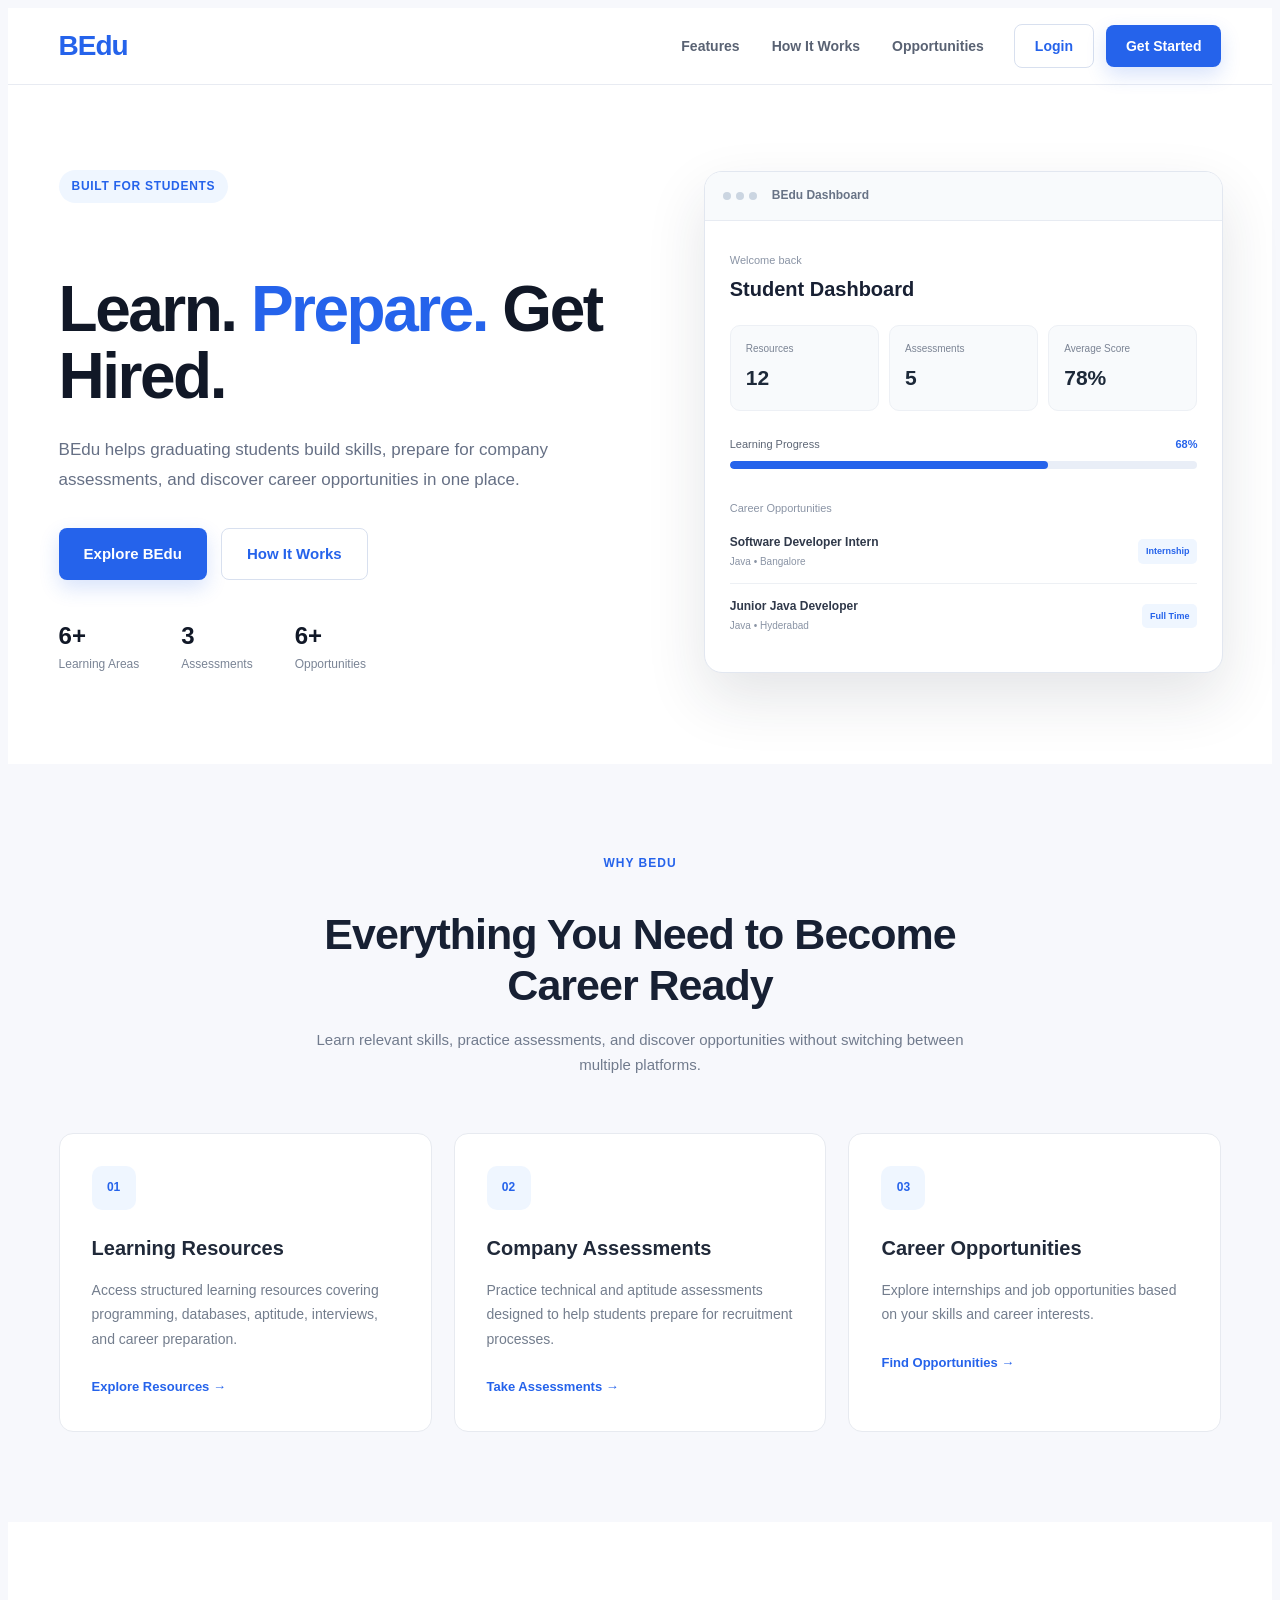
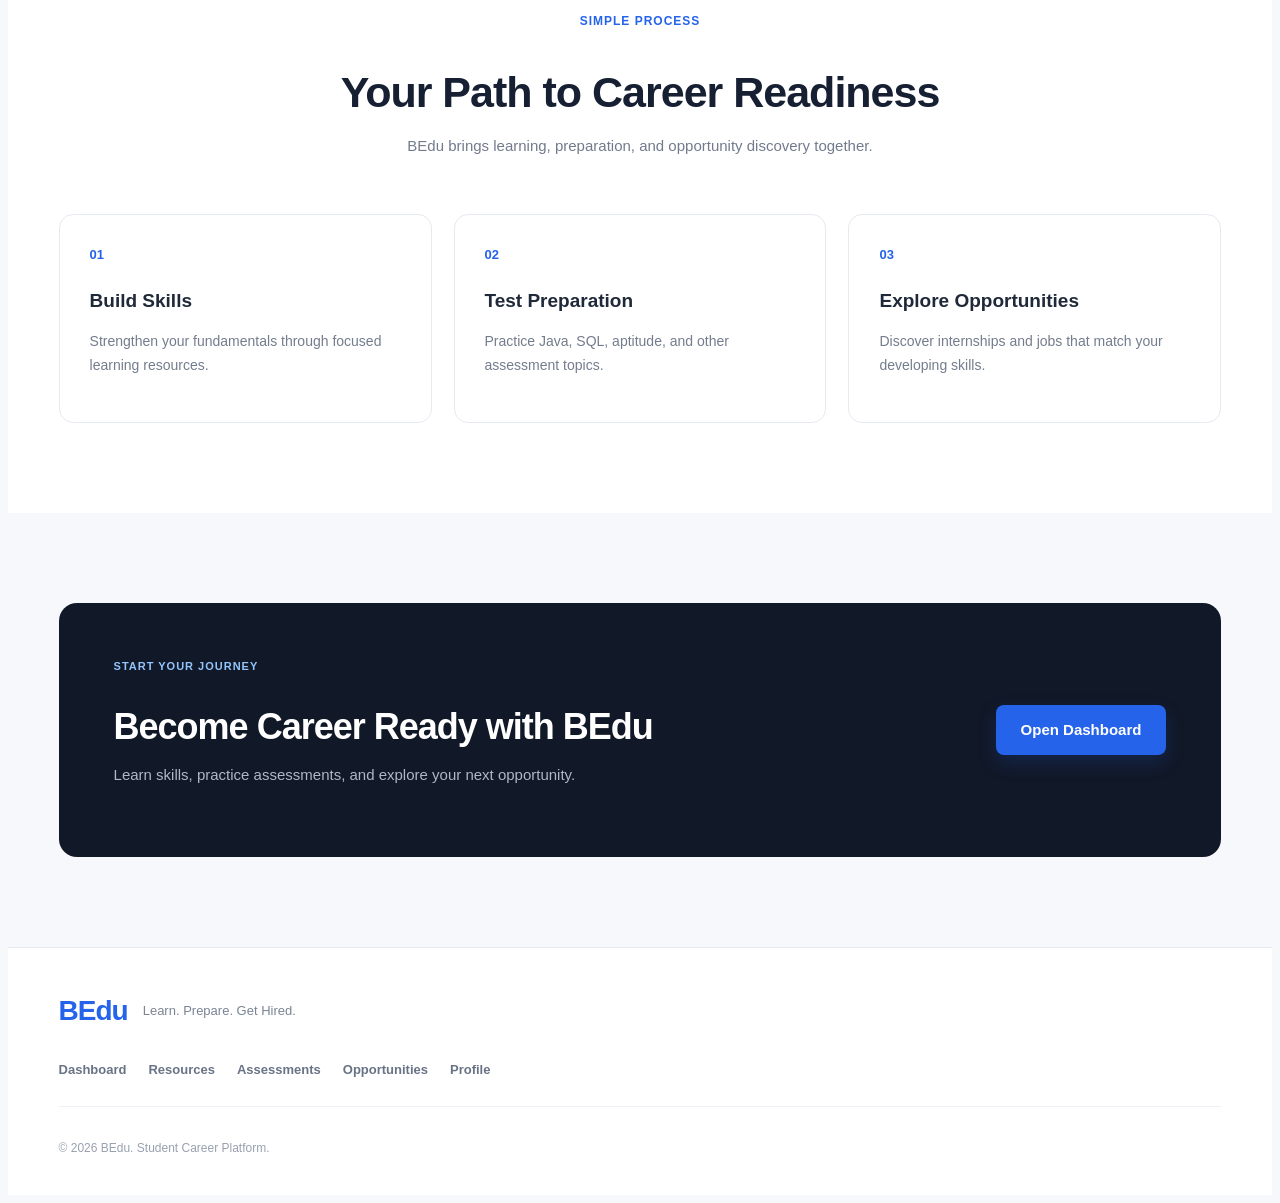
<file: index.html>
<!DOCTYPE html>
<html lang="en">

<head>

    <meta charset="UTF-8">

    <meta
        name="viewport"
        content="width=device-width, initial-scale=1.0"
    >

    <title>BEdu | Learn. Prepare. Get Hired.</title>

    <link
        rel="stylesheet"
        href="css/style.css"
    >

</head>


<body>


    <!-- =========================
         NAVIGATION
    ========================== -->

    <header class="navbar">

        <div class="nav-container">

            <a
                href="index.html"
                class="logo"
            >
                BEdu
            </a>


            <nav class="nav-links">

                <a href="#features">
                    Features
                </a>

                <a href="#how-it-works">
                    How It Works
                </a>

                <a href="#opportunities">
                    Opportunities
                </a>

            </nav>


            <div class="nav-actions">

                <!-- Direct Dashboard Access -->

                <a
                    href="dashboard.html"
                    class="btn btn-outline"
                >
                    Login
                </a>


                <a
                    href="dashboard.html"
                    class="btn btn-primary"
                >
                    Get Started
                </a>

            </div>

        </div>

    </header>



    <!-- =========================
         HERO SECTION
    ========================== -->

    <main>

        <section class="hero">

            <div class="hero-container">


                <div class="hero-content">

                    <span class="hero-badge">
                        Built for Students
                    </span>


                    <h1>
                        Learn.
                        <span>Prepare.</span>
                        Get Hired.
                    </h1>


                    <p>

                        BEdu helps graduating students
                        build skills, prepare for company
                        assessments, and discover career
                        opportunities in one place.

                    </p>


                    <div class="hero-buttons">

                        <a
                            href="dashboard.html"
                            class="btn btn-primary btn-large"
                        >
                            Explore BEdu
                        </a>


                        <a
                            href="#how-it-works"
                            class="btn btn-outline btn-large"
                        >
                            How It Works
                        </a>

                    </div>


                    <div class="hero-stats">

                        <div>

                            <strong>
                                6+
                            </strong>

                            <span>
                                Learning Areas
                            </span>

                        </div>


                        <div>

                            <strong>
                                3
                            </strong>

                            <span>
                                Assessments
                            </span>

                        </div>


                        <div>

                            <strong>
                                6+
                            </strong>

                            <span>
                                Opportunities
                            </span>

                        </div>

                    </div>

                </div>



                <!-- =========================
                     DASHBOARD PREVIEW
                ========================== -->

                <div class="hero-preview">

                    <div class="preview-window">


                        <div class="preview-header">

                            <div class="preview-dots">

                                <span></span>
                                <span></span>
                                <span></span>

                            </div>

                            <span>
                                BEdu Dashboard
                            </span>

                        </div>



                        <div class="preview-body">


                            <div class="preview-welcome">

                                <small>
                                    Welcome back
                                </small>

                                <h3>
                                    Student Dashboard
                                </h3>

                            </div>



                            <div class="preview-stats">


                                <div class="preview-card">

                                    <small>
                                        Resources
                                    </small>

                                    <strong>
                                        12
                                    </strong>

                                </div>


                                <div class="preview-card">

                                    <small>
                                        Assessments
                                    </small>

                                    <strong>
                                        5
                                    </strong>

                                </div>


                                <div class="preview-card">

                                    <small>
                                        Average Score
                                    </small>

                                    <strong>
                                        78%
                                    </strong>

                                </div>


                            </div>



                            <div class="preview-progress">

                                <div class="preview-progress-title">

                                    <span>
                                        Learning Progress
                                    </span>

                                    <strong>
                                        68%
                                    </strong>

                                </div>


                                <div class="progress-line">

                                    <span
                                        style="width:68%"
                                    ></span>

                                </div>

                            </div>



                            <div class="preview-opportunities">

                                <small>
                                    Career Opportunities
                                </small>


                                <div class="preview-opportunity">

                                    <div>

                                        <strong>
                                            Software Developer Intern
                                        </strong>

                                        <span>
                                            Java • Bangalore
                                        </span>

                                    </div>


                                    <span class="preview-tag">
                                        Internship
                                    </span>

                                </div>


                                <div class="preview-opportunity">

                                    <div>

                                        <strong>
                                            Junior Java Developer
                                        </strong>

                                        <span>
                                            Java • Hyderabad
                                        </span>

                                    </div>


                                    <span class="preview-tag">
                                        Full Time
                                    </span>

                                </div>

                            </div>

                        </div>

                    </div>

                </div>

            </div>

        </section>



        <!-- =========================
             FEATURES
        ========================== -->

        <section
            class="features section"
            id="features"
        >

            <div class="section-container">


                <div class="section-heading">

                    <span>
                        WHY BEDU
                    </span>

                    <h2>
                        Everything You Need
                        to Become Career Ready
                    </h2>

                    <p>
                        Learn relevant skills, practice
                        assessments, and discover
                        opportunities without switching
                        between multiple platforms.
                    </p>

                </div>



                <div class="feature-grid">


                    <div class="feature-card">

                        <div class="feature-icon">
                            01
                        </div>

                        <h3>
                            Learning Resources
                        </h3>

                        <p>
                            Access structured learning
                            resources covering programming,
                            databases, aptitude, interviews,
                            and career preparation.
                        </p>

                        <a
                            href="resources.html"
                        >
                            Explore Resources →
                        </a>

                    </div>



                    <div class="feature-card">

                        <div class="feature-icon">
                            02
                        </div>

                        <h3>
                            Company Assessments
                        </h3>

                        <p>
                            Practice technical and aptitude
                            assessments designed to help
                            students prepare for recruitment
                            processes.
                        </p>

                        <a
                            href="assessments.html"
                        >
                            Take Assessments →
                        </a>

                    </div>



                    <div class="feature-card">

                        <div class="feature-icon">
                            03
                        </div>

                        <h3>
                            Career Opportunities
                        </h3>

                        <p>
                            Explore internships and job
                            opportunities based on your
                            skills and career interests.
                        </p>

                        <a
                            href="opportunities.html"
                        >
                            Find Opportunities →
                        </a>

                    </div>

                </div>

            </div>

        </section>



        <!-- =========================
             HOW IT WORKS
        ========================== -->

        <section
            class="how-it-works section"
            id="how-it-works"
        >

            <div class="section-container">


                <div class="section-heading">

                    <span>
                        SIMPLE PROCESS
                    </span>

                    <h2>
                        Your Path to Career Readiness
                    </h2>

                    <p>
                        BEdu brings learning, preparation,
                        and opportunity discovery together.
                    </p>

                </div>



                <div class="steps-grid">


                    <div class="step-card">

                        <div class="step-number">
                            01
                        </div>

                        <h3>
                            Build Skills
                        </h3>

                        <p>
                            Strengthen your fundamentals
                            through focused learning
                            resources.
                        </p>

                    </div>



                    <div class="step-card">

                        <div class="step-number">
                            02
                        </div>

                        <h3>
                            Test Preparation
                        </h3>

                        <p>
                            Practice Java, SQL, aptitude,
                            and other assessment topics.
                        </p>

                    </div>



                    <div class="step-card">

                        <div class="step-number">
                            03
                        </div>

                        <h3>
                            Explore Opportunities
                        </h3>

                        <p>
                            Discover internships and jobs
                            that match your developing skills.
                        </p>

                    </div>

                </div>

            </div>

        </section>



        <!-- =========================
             OPPORTUNITIES CTA
        ========================== -->

        <section
            class="opportunities-section section"
            id="opportunities"
        >

            <div class="section-container">


                <div class="career-cta">


                    <div>

                        <span>
                            START YOUR JOURNEY
                        </span>

                        <h2>
                            Become Career Ready
                            with BEdu
                        </h2>

                        <p>
                            Learn skills, practice assessments,
                            and explore your next opportunity.
                        </p>

                    </div>


                    <a
                        href="dashboard.html"
                        class="btn btn-primary btn-large"
                    >
                        Open Dashboard
                    </a>

                </div>

            </div>

        </section>

    </main>



    <!-- =========================
         FOOTER
    ========================== -->

    <footer class="footer">

        <div class="footer-container">


            <div class="footer-brand">

                <a
                    href="index.html"
                    class="logo"
                >
                    BEdu
                </a>

                <p>
                    Learn. Prepare. Get Hired.
                </p>

            </div>


            <div class="footer-links">

                <a href="dashboard.html">
                    Dashboard
                </a>

                <a href="resources.html">
                    Resources
                </a>

                <a href="assessments.html">
                    Assessments
                </a>

                <a href="opportunities.html">
                    Opportunities
                </a>

                <a href="profile.html">
                    Profile
                </a>

            </div>


            <div class="footer-bottom">

                <p>
                    © 2026 BEdu. Student Career Platform.
                </p>

            </div>

        </div>

    </footer>



    <script src="js/main.js"></script>

</body>

</html>
</file>
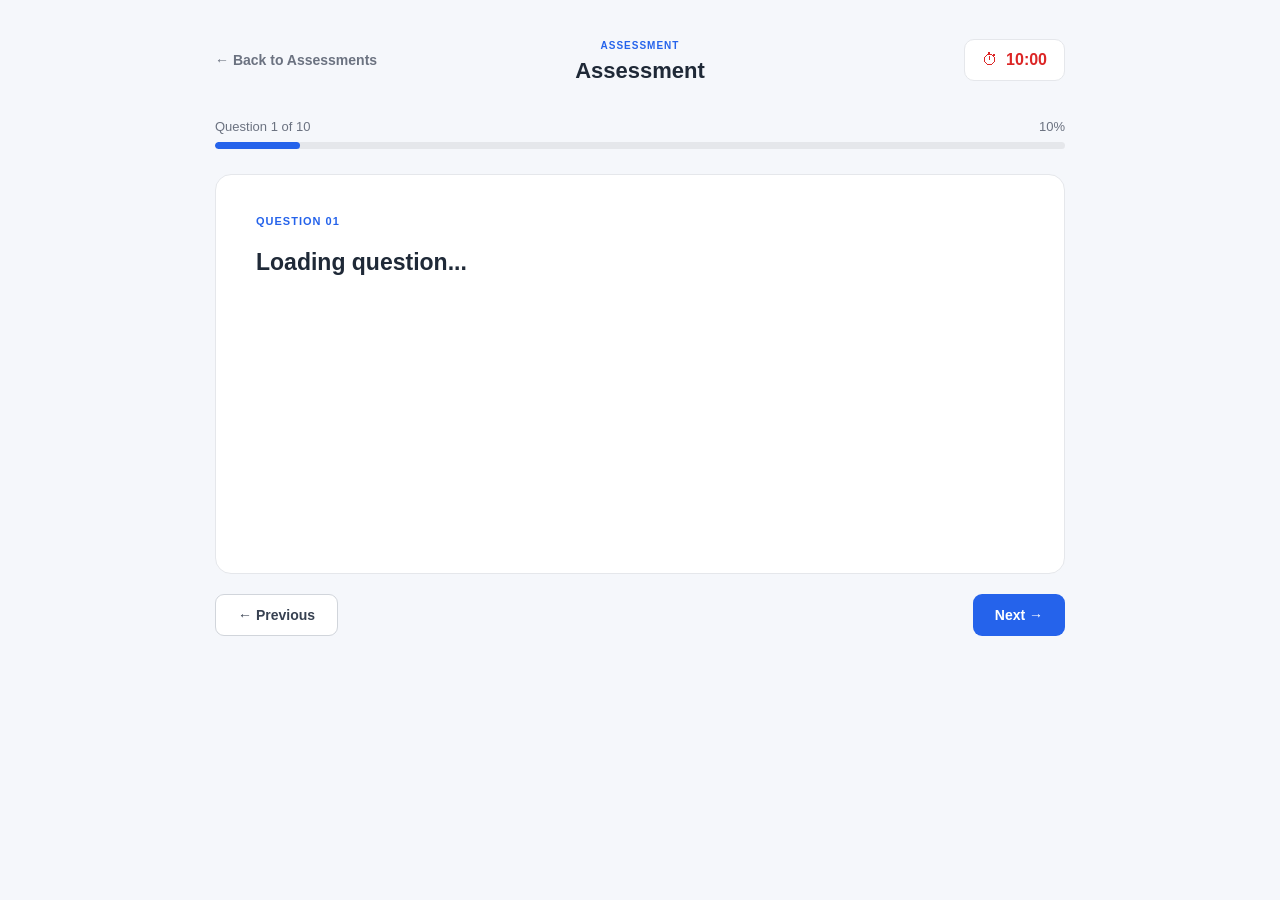
<file: assessment.html>
<!DOCTYPE html>
<html lang="en">

<head>

    <meta charset="UTF-8">

    <meta
        name="viewport"
        content="width=device-width, initial-scale=1.0"
    >

    <title>Assessment | BEdu</title>

    <link
        rel="stylesheet"
        href="css/assessment.css"
    >

</head>

<body>

    <main class="assessment-container">


        <!-- Header -->

        <header class="test-header">

            <a
                href="assessments.html"
                class="back-link"
            >
                ← Back to Assessments
            </a>

            <div class="test-title">

                <span id="testCategory">
                    ASSESSMENT
                </span>

                <h1 id="testTitle">
                    Assessment
                </h1>

            </div>

            <div class="timer">

                <span>⏱</span>

                <strong id="timer">
                    10:00
                </strong>

            </div>

        </header>


        <!-- Progress -->

        <div class="progress-section">

            <div class="progress-info">

                <span id="questionNumber">
                    Question 1 of 10
                </span>

                <span id="progressPercent">
                    10%
                </span>

            </div>

            <div class="progress-bar">

                <div
                    id="progressFill"
                    class="progress-fill"
                ></div>

            </div>

        </div>


        <!-- Question -->

        <section
            id="quizSection"
            class="quiz-card"
        >

            <div class="question-number">
                QUESTION <span id="currentNumber">01</span>
            </div>

            <h2 id="questionText">
                Loading question...
            </h2>

            <div
                id="optionsContainer"
                class="options-container"
            >
            </div>

        </section>


        <!-- Navigation -->

        <div
            id="navigation"
            class="navigation"
        >

            <button
                id="previousBtn"
                class="secondary-btn"
            >
                ← Previous
            </button>

            <button
                id="nextBtn"
                class="primary-btn"
            >
                Next →
            </button>

        </div>


        <!-- Result -->

        <section
            id="resultSection"
            class="result-section"
        >

            <div class="result-icon">
                ✓
            </div>

            <span class="result-label">
                ASSESSMENT COMPLETED
            </span>

            <h1>Your Result</h1>

            <div class="score-display">

                <span id="score">
                    0
                </span>

                <small>
                    / 10
                </small>

            </div>

            <h2 id="resultMessage">
                Good job!
            </h2>

            <p id="resultDescription">
                Your assessment has been completed.
            </p>

            <div class="result-details">

                <div>
                    <strong id="correctAnswers">
                        0
                    </strong>
                    <span>Correct</span>
                </div>

                <div>
                    <strong id="wrongAnswers">
                        0
                    </strong>
                    <span>Wrong</span>
                </div>

                <div>
                    <strong id="finalPercentage">
                        0%
                    </strong>
                    <span>Score</span>
                </div>

            </div>

            <div class="result-actions">

                <a
                    href="assessments.html"
                    class="primary-btn"
                >
                    Take Another Assessment
                </a>

                <a
                    href="dashboard.html"
                    class="secondary-btn"
                >
                    Go to Dashboard
                </a>

            </div>

        </section>

    </main>


    <script src="js/assessment.js"></script>

</body>

</html>
</file>
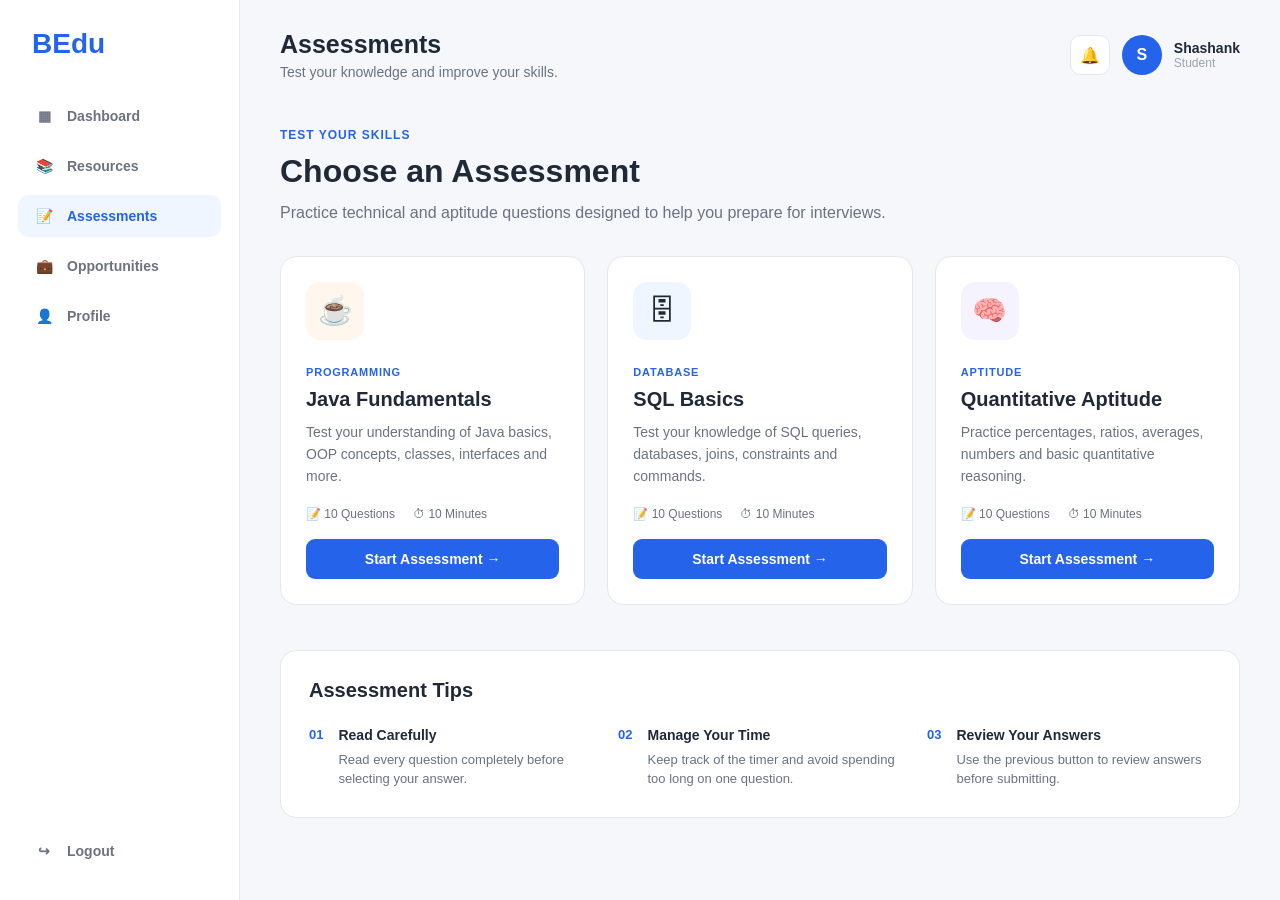
<file: assessments.html>
<!DOCTYPE html>
<html lang="en">

<head>
    <meta charset="UTF-8">
    <meta name="viewport" content="width=device-width, initial-scale=1.0">

    <title>Assessments | BEdu</title>

    <link rel="stylesheet" href="css/assessments.css">
</head>

<body>

    <!-- Sidebar -->
    <aside class="sidebar">

        <div class="logo">
            <span>BEdu</span>
        </div>

        <nav class="sidebar-nav">

            <a href="dashboard.html">
                <span>▦</span>
                Dashboard
            </a>

            <a href="resources.html">
                <span>📚</span>
                Resources
            </a>

            <a href="assessments.html" class="active">
                <span>📝</span>
                Assessments
            </a>

            <a href="#">
                <span>💼</span>
                Opportunities
            </a>

            <a href="profile.html">
                <span>👤</span>
                Profile
            </a>

        </nav>

        <a href="index.html" class="logout-link">
            <span>↪</span>
            Logout
        </a>

    </aside>


    <!-- Main Content -->
    <main class="main-content">

        <!-- Topbar -->
        <header class="topbar">

            <div>
                <h2>Assessments</h2>
                <p>Test your knowledge and improve your skills.</p>
            </div>

            <div class="student-profile">

                <div class="notification-btn">
                    🔔
                </div>

                <div class="avatar">
                    S
                </div>

                <div class="student-info">
                    <strong>Shashank</strong>
                    <span>Student</span>
                </div>

            </div>

        </header>


        <!-- Page Introduction -->
        <section class="assessment-intro">

            <div>
                <span class="section-label">TEST YOUR SKILLS</span>

                <h1>Choose an Assessment</h1>

                <p>
                    Practice technical and aptitude questions
                    designed to help you prepare for interviews.
                </p>
            </div>

        </section>


        <!-- Assessment Cards -->
        <section class="assessment-grid">


            <!-- Java -->
            <div class="assessment-card">

                <div class="assessment-icon java-icon">
                    ☕
                </div>

                <div class="assessment-content">

                    <span class="assessment-category">
                        PROGRAMMING
                    </span>

                    <h2>Java Fundamentals</h2>

                    <p>
                        Test your understanding of Java basics,
                        OOP concepts, classes, interfaces and more.
                    </p>

                    <div class="assessment-meta">

                        <span>📝 10 Questions</span>
                        <span>⏱ 10 Minutes</span>

                    </div>

                    <a
                        href="assessment.html?test=java"
                        class="start-btn"
                    >
                        Start Assessment →
                    </a>

                </div>

            </div>


            <!-- SQL -->
            <div class="assessment-card">

                <div class="assessment-icon sql-icon">
                    🗄
                </div>

                <div class="assessment-content">

                    <span class="assessment-category">
                        DATABASE
                    </span>

                    <h2>SQL Basics</h2>

                    <p>
                        Test your knowledge of SQL queries,
                        databases, joins, constraints and commands.
                    </p>

                    <div class="assessment-meta">

                        <span>📝 10 Questions</span>
                        <span>⏱ 10 Minutes</span>

                    </div>

                    <a
                        href="assessment.html?test=sql"
                        class="start-btn"
                    >
                        Start Assessment →
                    </a>

                </div>

            </div>


            <!-- Aptitude -->
            <div class="assessment-card">

                <div class="assessment-icon aptitude-icon">
                    🧠
                </div>

                <div class="assessment-content">

                    <span class="assessment-category">
                        APTITUDE
                    </span>

                    <h2>Quantitative Aptitude</h2>

                    <p>
                        Practice percentages, ratios, averages,
                        numbers and basic quantitative reasoning.
                    </p>

                    <div class="assessment-meta">

                        <span>📝 10 Questions</span>
                        <span>⏱ 10 Minutes</span>

                    </div>

                    <a
                        href="assessment.html?test=aptitude"
                        class="start-btn"
                    >
                        Start Assessment →
                    </a>

                </div>

            </div>


        </section>


        <!-- Tips -->
        <section class="assessment-tips">

            <h2>Assessment Tips</h2>

            <div class="tips-grid">

                <div class="tip">
                    <span>01</span>
                    <div>
                        <h3>Read Carefully</h3>
                        <p>
                            Read every question completely before
                            selecting your answer.
                        </p>
                    </div>
                </div>

                <div class="tip">
                    <span>02</span>
                    <div>
                        <h3>Manage Your Time</h3>
                        <p>
                            Keep track of the timer and avoid
                            spending too long on one question.
                        </p>
                    </div>
                </div>

                <div class="tip">
                    <span>03</span>
                    <div>
                        <h3>Review Your Answers</h3>
                        <p>
                            Use the previous button to review
                            answers before submitting.
                        </p>
                    </div>
                </div>

            </div>

        </section>

    </main>


    <script src="js/assessments.js"></script>

</body>

</html>
</file>
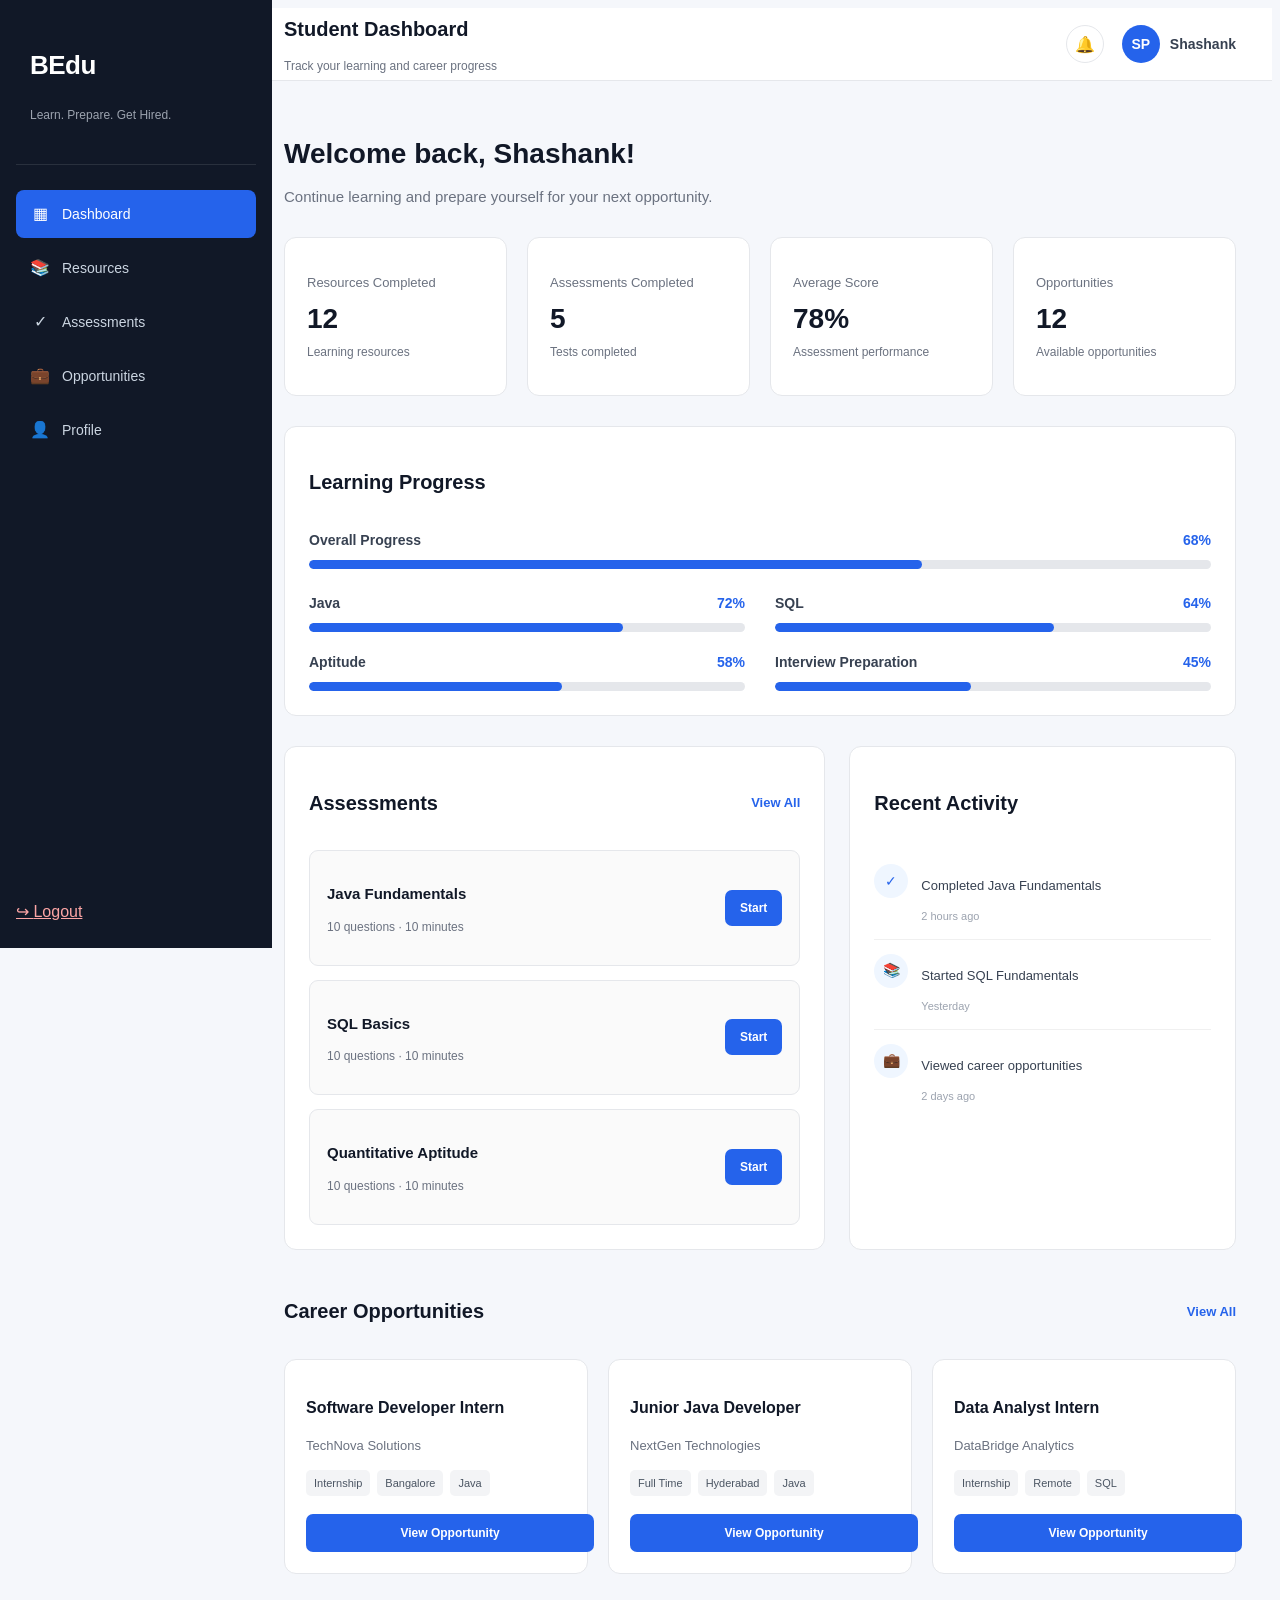
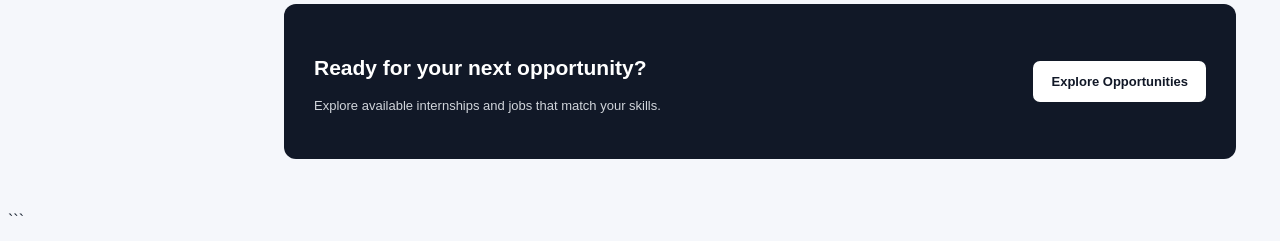
<file: dashboard.html>
<!DOCTYPE html>
<html lang="en">

<head>
    <meta charset="UTF-8">
    <meta name="viewport" content="width=device-width, initial-scale=1.0">

    <title>BEdu | Student Dashboard</title>

    <link rel="stylesheet" href="css/dashboard.css">
</head>

<body>

    <div class="dashboard-container">

        <!-- =========================
             SIDEBAR
        ========================== -->

        <aside class="sidebar">

            <div class="sidebar-logo">
                <h2>BEdu</h2>
                <p>Learn. Prepare. Get Hired.</p>
            </div>

            <nav class="sidebar-nav">

                <a href="dashboard.html" class="active">
                    <span class="icon">▦</span>
                    <span>Dashboard</span>
                </a>

                <a href="resources.html">
                    <span class="icon">📚</span>
                    <span>Resources</span>
                </a>

                <a href="assessments.html">
                    <span class="icon">✓</span>
                    <span>Assessments</span>
                </a>

                <a href="opportunities.html">
                    <span class="icon">💼</span>
                    <span>Opportunities</span>
                </a>

                <a href="profile.html">
                    <span class="icon">👤</span>
                    <span>Profile</span>
                </a>

            </nav>

            <div class="sidebar-bottom">

                <a href="index.html" class="logout-link">
                    <span class="icon">↪</span>
                    <span>Logout</span>
                </a>

            </div>

        </aside>


        <!-- =========================
             MAIN CONTENT
        ========================== -->

        <main class="main-content">


            <!-- TOP BAR -->

            <header class="topbar">

                <div class="topbar-left">

                    <h1>Student Dashboard</h1>

                    <p>
                        Track your learning and career progress
                    </p>

                </div>


                <div class="topbar-right">

                    <button
                        class="notification-btn"
                        type="button"
                        aria-label="Notifications">
                        🔔
                    </button>


                    <div class="profile-mini">

                        <div class="profile-avatar">
                            SP
                        </div>

                        <span>
                            Shashank
                        </span>

                    </div>

                </div>

            </header>


            <!-- =========================
                 DASHBOARD CONTENT
            ========================== -->

            <div class="dashboard-content">


                <!-- WELCOME -->

                <section class="welcome-section">

                    <h2>
                        Welcome back, Shashank!
                    </h2>

                    <p>
                        Continue learning and prepare yourself for your 
next opportunity.
                    </p>

                </section>


                <!-- =========================
                     STATISTICS
                ========================== -->

                <section class="stats-grid">


                    <div class="stat-card">

                        <h3>
                            Resources Completed
                        </h3>

                        <div class="stat-number">
                            12
                        </div>

                        <p>
                            Learning resources
                        </p>

                    </div>


                    <div class="stat-card">

                        <h3>
                            Assessments Completed
                        </h3>

                        <div class="stat-number">
                            5
                        </div>

                        <p>
                            Tests completed
                        </p>

                    </div>


                    <div class="stat-card">

                        <h3>
                            Average Score
                        </h3>

                        <div class="stat-number">
                            78%
                        </div>

                        <p>
                            Assessment performance
                        </p>

                    </div>


                    <div class="stat-card">

                        <h3>
                            Opportunities
                        </h3>

                        <div class="stat-number">
                            12
                        </div>

                        <p>
                            Available opportunities
                        </p>

                    </div>


                </section>


                <!-- =========================
                     LEARNING PROGRESS
                ========================== -->

                <section class="progress-section">


                    <div class="section-header">

                        <h2>
                            Learning Progress
                        </h2>

                    </div>


                    <!-- OVERALL -->

                    <div class="progress-overall">

                        <div class="progress-title">

                            <span>
                                Overall Progress
                            </span>

                            <span>
                                68%
                            </span>

                        </div>

                        <div class="progress-bar">

                            <div
                                class="progress-fill"
                                style="width: 68%;">
                            </div>

                        </div>

                    </div>


                    <!-- SUBJECT PROGRESS -->

                    <div class="progress-list">


                        <div class="progress-item">

                            <div class="progress-title">

                                <span>
                                    Java
                                </span>

                                <span>
                                    72%
                                </span>

                            </div>

                            <div class="progress-bar">

                                <div
                                    class="progress-fill"
                                    style="width: 72%;">
                                </div>

                            </div>

                        </div>


                        <div class="progress-item">

                            <div class="progress-title">

                                <span>
                                    SQL
                                </span>

                                <span>
                                    64%
                                </span>

                            </div>

                            <div class="progress-bar">

                                <div
                                    class="progress-fill"
                                    style="width: 64%;">
                                </div>

                            </div>

                        </div>


                        <div class="progress-item">

                            <div class="progress-title">

                                <span>
                                    Aptitude
                                </span>

                                <span>
                                    58%
                                </span>

                            </div>

                            <div class="progress-bar">

                                <div
                                    class="progress-fill"
                                    style="width: 58%;">
                                </div>

                            </div>

                        </div>


                        <div class="progress-item">

                            <div class="progress-title">

                                <span>
                                    Interview Preparation
                                </span>

                                <span>
                                    45%
                                </span>

                            </div>

                            <div class="progress-bar">

                                <div
                                    class="progress-fill"
                                    style="width: 45%;">
                                </div>

                            </div>

                        </div>


                    </div>

                </section>


                <!-- =========================
                     ASSESSMENTS + ACTIVITY
                ========================== -->

                <div class="dashboard-grid">


                    <!-- ASSESSMENTS -->

                    <section class="assessments-section">


                        <div class="section-header">

                            <h2>
                                Assessments
                            </h2>

                            <a href="assessments.html">
                                View All
                            </a>

                        </div>


                        <div class="assessment-list">


                            <div class="assessment-card">

                                <div class="assessment-info">

                                    <h3>
                                        Java Fundamentals
                                    </h3>

                                    <p>
                                        10 questions · 10 minutes
                                    </p>

                                </div>

                                <a
                                    href="assessment.html?test=java"
                                    class="assessment-btn">
                                    Start
                                </a>

                            </div>


                            <div class="assessment-card">

                                <div class="assessment-info">

                                    <h3>
                                        SQL Basics
                                    </h3>

                                    <p>
                                        10 questions · 10 minutes
                                    </p>

                                </div>

                                <a
                                    href="assessment.html?test=sql"
                                    class="assessment-btn">
                                    Start
                                </a>

                            </div>


                            <div class="assessment-card">

                                <div class="assessment-info">

                                    <h3>
                                        Quantitative Aptitude
                                    </h3>

                                    <p>
                                        10 questions · 10 minutes
                                    </p>

                                </div>

                                <a
                                    href="assessment.html?test=aptitude"
                                    class="assessment-btn">
                                    Start
                                </a>

                            </div>


                        </div>

                    </section>


                    <!-- RECENT ACTIVITY -->

                    <section class="activity-section">


                        <div class="section-header">

                            <h2>
                                Recent Activity
                            </h2>

                        </div>


                        <div class="activity-list">


                            <div class="activity-item">

                                <div class="activity-icon">
                                    ✓
                                </div>

                                <div class="activity-info">

                                    <p>
                                        Completed Java Fundamentals
                                    </p>

                                    <span>
                                        2 hours ago
                                    </span>

                                </div>

                            </div>


                            <div class="activity-item">

                                <div class="activity-icon">
                                    📚
                                </div>

                                <div class="activity-info">

                                    <p>
                                        Started SQL Fundamentals
                                    </p>

                                    <span>
                                        Yesterday
                                    </span>

                                </div>

                            </div>


                            <div class="activity-item">

                                <div class="activity-icon">
                                    💼
                                </div>

                                <div class="activity-info">

                                    <p>
                                        Viewed career opportunities
                                    </p>

                                    <span>
                                        2 days ago
                                    </span>

                                </div>

                            </div>


                        </div>

                    </section>


                </div>


                <!-- =========================
                     CAREER OPPORTUNITIES
                ========================== -->

                <section class="opportunities-section">


                    <div class="section-header">

                        <h2>
                            Career Opportunities
                        </h2>

                        <a href="opportunities.html">
                            View All
                        </a>

                    </div>


                    <div class="opportunity-grid">


                        <div class="opportunity-card">

                            <h3>
                                Software Developer Intern
                            </h3>

                            <p class="opportunity-company">
                                TechNova Solutions
                            </p>

                            <div class="opportunity-info">

                                <span class="opportunity-tag">
                                    Internship
                                </span>

                                <span class="opportunity-tag">
                                    Bangalore
                                </span>

                                <span class="opportunity-tag">
                                    Java
                                </span>

                            </div>

                            <a
                                href="opportunities.html"
                                class="opportunity-btn">
                                View Opportunity
                            </a>

                        </div>


                        <div class="opportunity-card">

                            <h3>
                                Junior Java Developer
                            </h3>

                            <p class="opportunity-company">
                                NextGen Technologies
                            </p>

                            <div class="opportunity-info">

                                <span class="opportunity-tag">
                                    Full Time
                                </span>

                                <span class="opportunity-tag">
                                    Hyderabad
                                </span>

                                <span class="opportunity-tag">
                                    Java
                                </span>

                            </div>

                            <a
                                href="opportunities.html"
                                class="opportunity-btn">
                                View Opportunity
                            </a>

                        </div>


                        <div class="opportunity-card">

                            <h3>
                                Data Analyst Intern
                            </h3>

                            <p class="opportunity-company">
                                DataBridge Analytics
                            </p>

                            <div class="opportunity-info">

                                <span class="opportunity-tag">
                                    Internship
                                </span>

                                <span class="opportunity-tag">
                                    Remote
                                </span>

                                <span class="opportunity-tag">
                                    SQL
                                </span>

                            </div>

                            <a
                                href="opportunities.html"
                                class="opportunity-btn">
                                View Opportunity
                            </a>

                        </div>


                    </div>

                </section>


                <!-- =========================
                     FINAL CTA
                ========================== -->

                <section class="dashboard-cta">


                    <div>

                        <h2>
                            Ready for your next opportunity?
                        </h2>

                        <p>
                            Explore available internships and jobs that 
match your skills.
                        </p>

                    </div>


                    <a href="opportunities.html">
                        Explore Opportunities
                    </a>


                </section>


            </div>

        </main>

    </div>


    <!-- Dashboard JavaScript -->

    <script src="js/dashboard.js"></script>

</body>

</html>
```
</file>
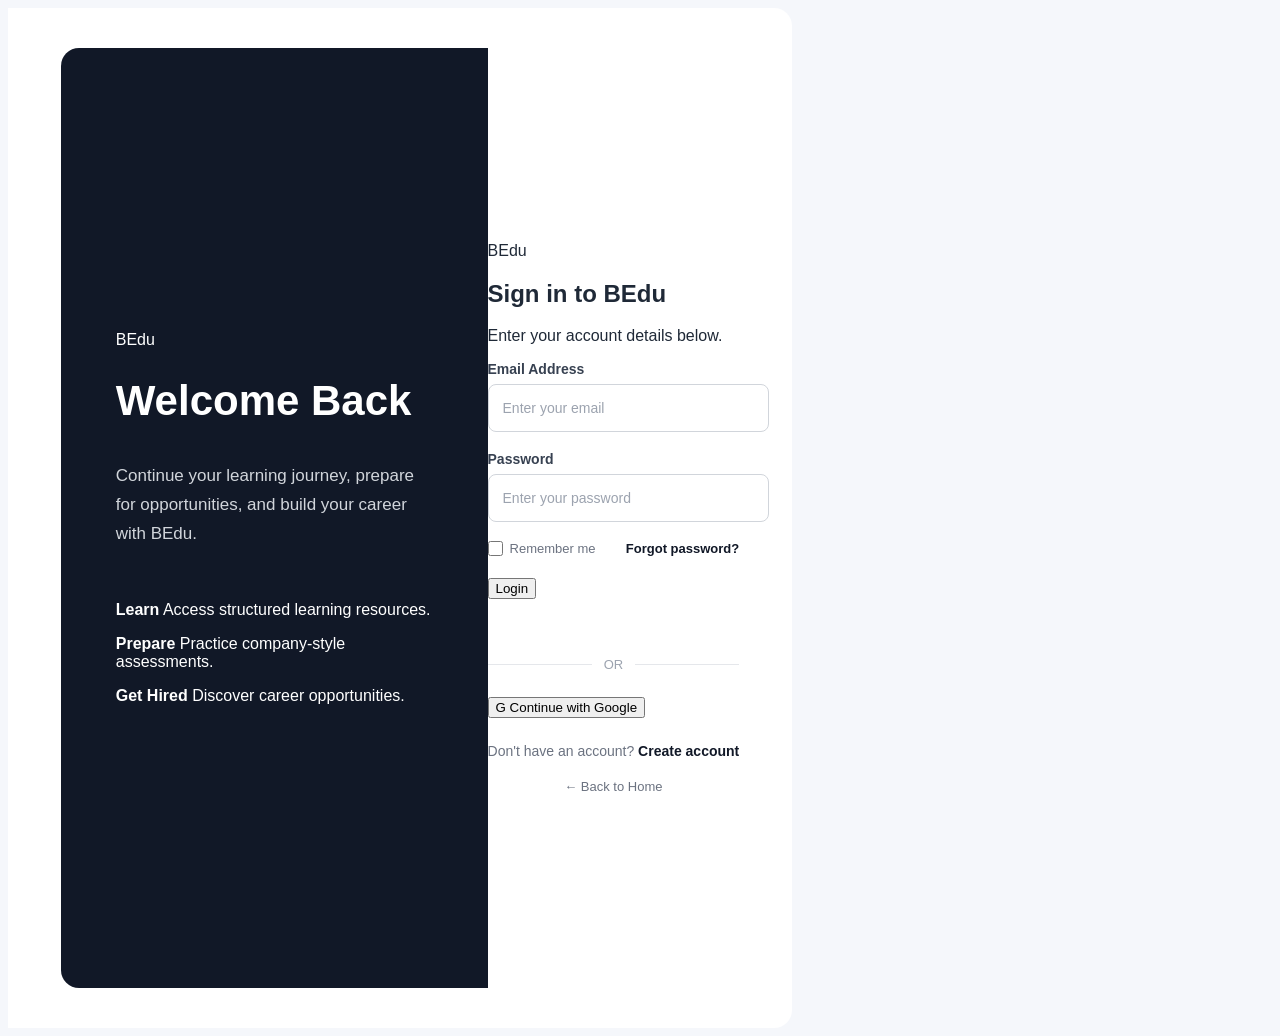
<file: login.html>
<!DOCTYPE html>
<html lang="en">

<head>

    <meta charset="UTF-8">

    <meta name="viewport"
          content="width=device-width, initial-scale=1.0">

    <title>BEdu | Login</title>

    <link rel="stylesheet"
          href="css/auth.css">

</head>

<body>

    <div class="auth-container">


        <!-- LEFT SIDE -->

        <div class="auth-info">

            <div class="auth-brand">
                BEdu
            </div>

            <h1>
                Welcome Back
            </h1>

            <p>
                Continue your learning journey,
                prepare for opportunities,
                and build your career with BEdu.
            </p>

            <div class="auth-features">

                <div>
                    <strong>Learn</strong>
                    <span>
                        Access structured learning resources.
                    </span>
                </div>

                <div>
                    <strong>Prepare</strong>
                    <span>
                        Practice company-style assessments.
                    </span>
                </div>

                <div>
                    <strong>Get Hired</strong>
                    <span>
                        Discover career opportunities.
                    </span>
                </div>

            </div>

        </div>


        <!-- RIGHT SIDE -->

        <div class="auth-form-container">

            <div class="auth-form-card">

                <div class="mobile-logo">
                    BEdu
                </div>

                <h2>
                    Sign in to BEdu
                </h2>

                <p class="auth-subtitle">
                    Enter your account details below.
                </p>


                <form id="loginForm">


                    <div class="form-group">

                        <label for="email">
                            Email Address
                        </label>

                        <input
                            type="email"
                            id="email"
                            placeholder="Enter your email"
                            required>

                    </div>


                    <div class="form-group">

                        <label for="password">
                            Password
                        </label>

                        <input
                            type="password"
                            id="password"
                            placeholder="Enter your password"
                            required>

                    </div>


                    <div class="form-options">

                        <label class="remember-me">

                            <input
                                type="checkbox"
                                id="rememberMe">

                            <span>
                                Remember me
                            </span>

                        </label>

                        <a href="#">
                            Forgot password?
                        </a>

                    </div>


                    <button
                        type="submit"
                        class="auth-btn">
                        Login
                    </button>


                    <p
                        id="loginMessage"
                        class="auth-message">
                    </p>


                </form>


                <div class="auth-divider">

                    <span>
                        OR
                    </span>

                </div>


                <button
                    type="button"
                    class="google-btn"
                    id="googleLogin">

                    <span>
                        G
                    </span>

                    Continue with Google

                </button>


                <p class="auth-switch">

                    Don't have an account?

                    <a href="signup.html">
                        Create account
                    </a>

                </p>


                <a
                    href="index.html"
                    class="back-home">
                    ← Back to Home
                </a>

            </div>

        </div>

    </div>


    <script src="js/auth.js"></script>

</body>

</html>
</file>
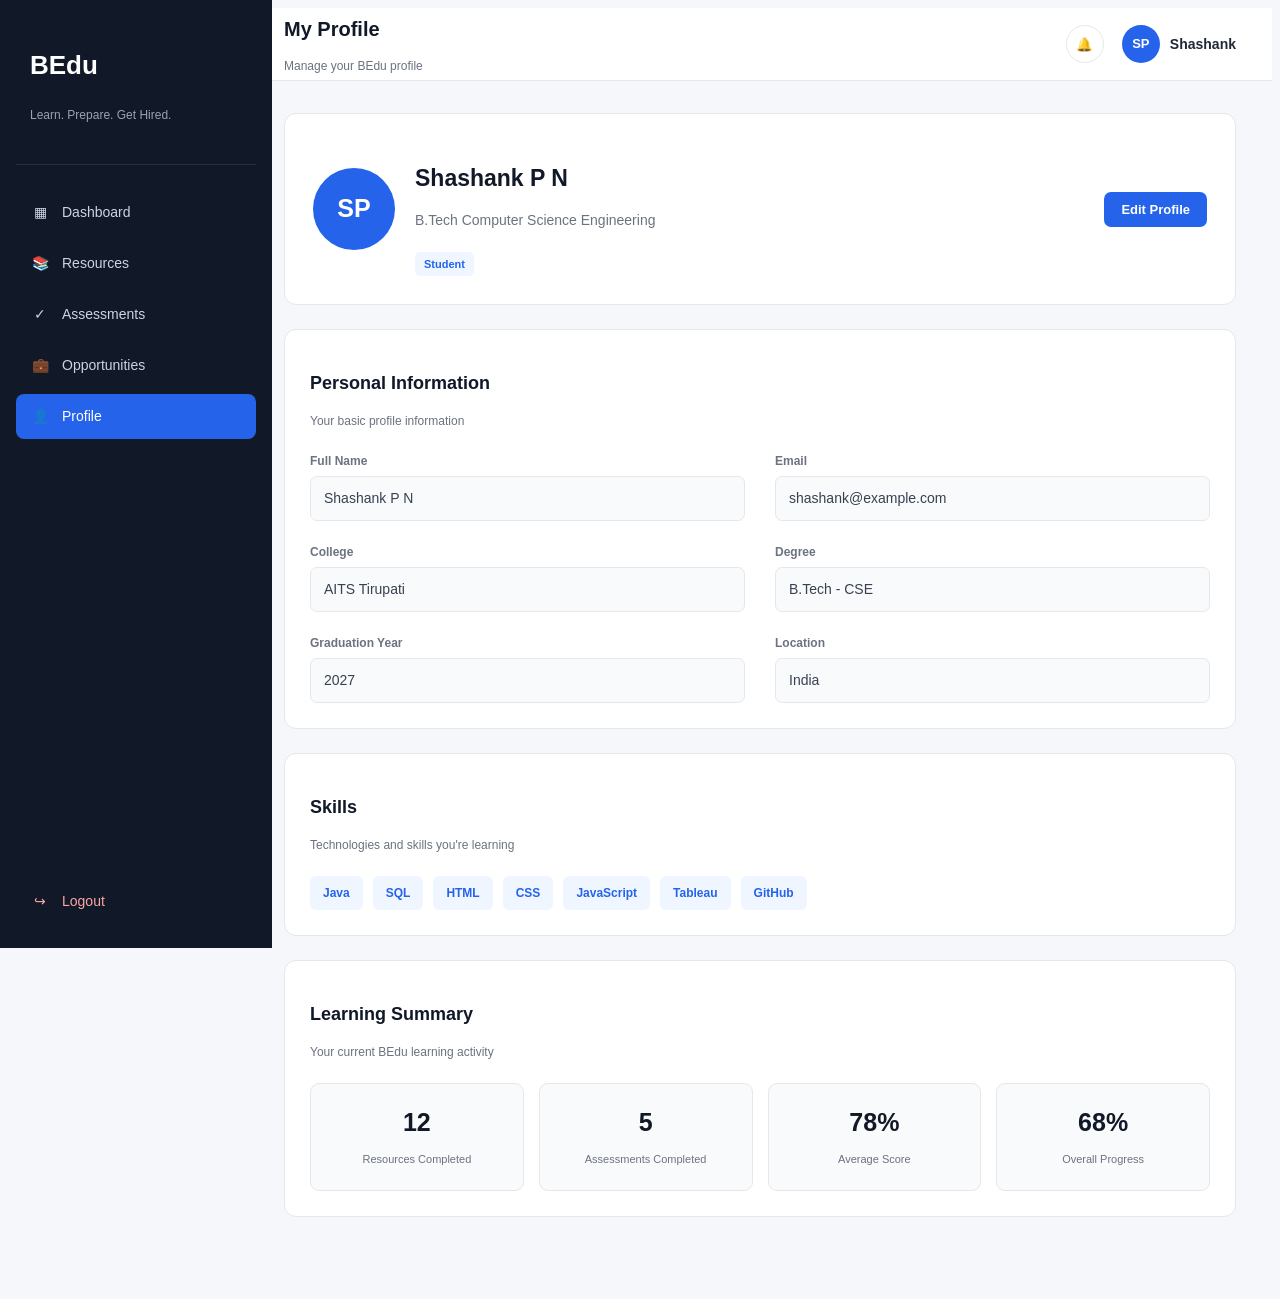
<file: profile.html>
<!DOCTYPE html>
<html lang="en">

<head>
    <meta charset="UTF-8">
    <meta name="viewport" content="width=device-width, initial-scale=1.0">

    <title>BEdu | Profile</title>

    <link rel="stylesheet" href="css/profile.css">
</head>

<body>

    <div class="dashboard-container">

        <!-- SIDEBAR -->

        <aside class="sidebar">

            <div class="sidebar-logo">
                <h2>BEdu</h2>
                <p>Learn. Prepare. Get Hired.</p>
            </div>

            <nav class="sidebar-nav">

                <a href="dashboard.html">
                    <span class="icon">▦</span>
                    <span>Dashboard</span>
                </a>

                <a href="resources.html">
                    <span class="icon">📚</span>
                    <span>Resources</span>
                </a>

                <a href="assessments.html">
                    <span class="icon">✓</span>
                    <span>Assessments</span>
                </a>

                <a href="opportunities.html">
                    <span class="icon">💼</span>
                    <span>Opportunities</span>
                </a>

                <a href="profile.html" class="active">
                    <span class="icon">👤</span>
                    <span>Profile</span>
                </a>

            </nav>

            <div class="sidebar-bottom">

                <a href="index.html" class="logout-link">
                    <span class="icon">↪</span>
                    <span>Logout</span>
                </a>

            </div>

        </aside>


        <!-- MAIN CONTENT -->

        <main class="main-content">


            <!-- TOPBAR -->

            <header class="topbar">

                <div class="topbar-left">

                    <h1>My Profile</h1>

                    <p>
                        Manage your BEdu profile
                    </p>

                </div>


                <div class="topbar-right">

                    <button
                        class="notification-btn"
                        type="button">
                        🔔
                    </button>

                    <div class="profile-mini">

                        <div class="profile-avatar">
                            SP
                        </div>

                        <span>
                            Shashank
                        </span>

                    </div>

                </div>

            </header>


            <!-- PROFILE CONTENT -->

            <div class="profile-content">


                <!-- PROFILE HEADER -->

                <section class="profile-header-card">

                    <div class="large-avatar">
                        SP
                    </div>

                    <div class="profile-header-info">

                        <h2>
                            Shashank P N
                        </h2>

                        <p>
                            B.Tech Computer Science Engineering
                        </p>

                        <span>
                            Student
                        </span>

                    </div>

                    <button
                        class="edit-profile-btn"
                        type="button"
                        id="editProfileBtn">
                        Edit Profile
                    </button>

                </section>


                <!-- PROFILE DETAILS -->

                <section class="profile-card">

                    <div class="profile-card-header">

                        <div>
                            <h2>Personal Information</h2>

                            <p>
                                Your basic profile information
                            </p>
                        </div>

                    </div>


                    <div class="profile-grid">


                        <div class="profile-field">

                            <label>
                                Full Name
                            </label>

                            <div class="field-value">
                                Shashank P N
                            </div>

                        </div>


                        <div class="profile-field">

                            <label>
                                Email
                            </label>

                            <div class="field-value">
                                shashank@example.com
                            </div>

                        </div>


                        <div class="profile-field">

                            <label>
                                College
                            </label>

                            <div class="field-value">
                                AITS Tirupati
                            </div>

                        </div>


                        <div class="profile-field">

                            <label>
                                Degree
                            </label>

                            <div class="field-value">
                                B.Tech - CSE
                            </div>

                        </div>


                        <div class="profile-field">

                            <label>
                                Graduation Year
                            </label>

                            <div class="field-value">
                                2027
                            </div>

                        </div>


                        <div class="profile-field">

                            <label>
                                Location
                            </label>

                            <div class="field-value">
                                India
                            </div>

                        </div>


                    </div>

                </section>


                <!-- SKILLS -->

                <section class="profile-card">

                    <div class="profile-card-header">

                        <div>

                            <h2>
                                Skills
                            </h2>

                            <p>
                                Technologies and skills you're learning
                            </p>

                        </div>

                    </div>


                    <div class="skills-list">

                        <span>Java</span>

                        <span>SQL</span>

                        <span>HTML</span>

                        <span>CSS</span>

                        <span>JavaScript</span>

                        <span>Tableau</span>

                        <span>GitHub</span>

                    </div>

                </section>


                <!-- LEARNING SUMMARY -->

                <section class="profile-card">

                    <div class="profile-card-header">

                        <div>

                            <h2>
                                Learning Summary
                            </h2>

                            <p>
                                Your current BEdu learning activity
                            </p>

                        </div>

                    </div>


                    <div class="summary-grid">


                        <div class="summary-box">

                            <strong>
                                12
                            </strong>

                            <span>
                                Resources Completed
                            </span>

                        </div>


                        <div class="summary-box">

                            <strong>
                                5
                            </strong>

                            <span>
                                Assessments Completed
                            </span>

                        </div>


                        <div class="summary-box">

                            <strong>
                                78%
                            </strong>

                            <span>
                                Average Score
                            </span>

                        </div>


                        <div class="summary-box">

                            <strong>
                                68%
                            </strong>

                            <span>
                                Overall Progress
                            </span>

                        </div>


                    </div>

                </section>


                <!-- EDIT FORM -->

                <section
                    class="profile-card edit-card"
                    id="editProfileSection">

                    <div class="profile-card-header">

                        <div>

                            <h2>
                                Edit Profile
                            </h2>

                            <p>
                                Update your profile information
                            </p>

                        </div>

                    </div>


                    <form id="profileForm">


                        <div class="form-grid">


                            <div class="form-group">

                                <label for="name">
                                    Full Name
                                </label>

                                <input
                                    type="text"
                                    id="name"
                                    value="Shashank P N">

                            </div>


                            <div class="form-group">

                                <label for="email">
                                    Email
                                </label>

                                <input
                                    type="email"
                                    id="email"
                                    value="shashank@example.com">

                            </div>


                            <div class="form-group">

                                <label for="college">
                                    College
                                </label>

                                <input
                                    type="text"
                                    id="college"
                                    value="AITS Tirupati">

                            </div>


                            <div class="form-group">

                                <label for="degree">
                                    Degree
                                </label>

                                <input
                                    type="text"
                                    id="degree"
                                    value="B.Tech - CSE">

                            </div>


                            <div class="form-group">

                                <label for="graduation">
                                    Graduation Year
                                </label>

                                <input
                                    type="text"
                                    id="graduation"
                                    value="2027">

                            </div>


                            <div class="form-group">

                                <label for="location">
                                    Location
                                </label>

                                <input
                                    type="text"
                                    id="location"
                                    value="India">

                            </div>


                        </div>


                        <div class="form-actions">

                            <button
                                type="button"
                                class="cancel-btn"
                                id="cancelEdit">
                                Cancel
                            </button>

                            <button
                                type="submit"
                                class="save-btn">
                                Save Changes
                            </button>

                        </div>


                    </form>

                </section>


            </div>

        </main>

    </div>


    <script src="js/profile.js"></script>

</body>

</html>
</file>
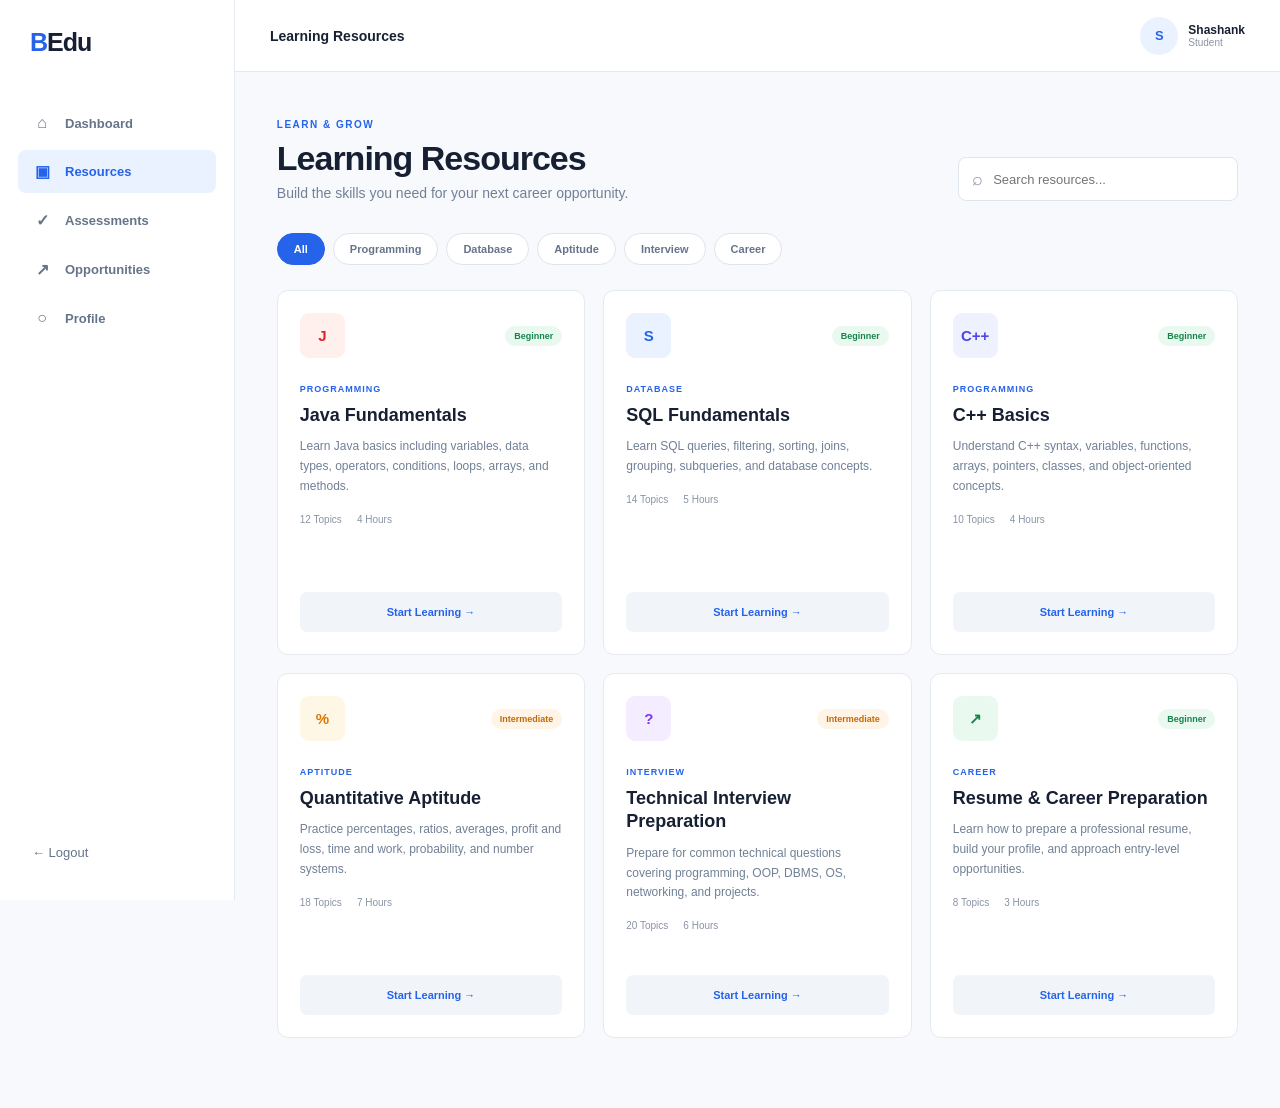
<file: resources.html>
<!DOCTYPE html>
<html lang="en">

<head>

    <meta charset="UTF-8">

    <meta
        name="viewport"
        content="width=device-width, initial-scale=1.0"
    >

    <title>Resources | BEdu</title>

    <link
        rel="stylesheet"
        href="css/resources.css"
    >

</head>


<body>


    <!-- SIDEBAR -->

    <aside class="sidebar">

        <div>

            <a href="index.html" class="logo">
                <span>B</span>Edu
            </a>


            <nav class="sidebar-nav">

                <a href="dashboard.html" class="nav-item">
                    <span>⌂</span>
                    Dashboard
                </a>

                <a href="resources.html" class="nav-item active">
                    <span>▣</span>
                    Resources
                </a>

                <a href="assessments.html" class="nav-item">
                    <span>✓</span>
                    Assessments
                </a>

                <a href="#" class="nav-item">
                    <span>↗</span>
                    Opportunities
                </a>

                <a href="profile.html" class="nav-item">
                    <span>○</span>
                    Profile
                </a>

            </nav>

        </div>


        <a href="index.html" class="logout">
            ← Logout
        </a>

    </aside>



    <!-- MAIN -->

    <main class="main-content">


        <!-- TOPBAR -->

        <header class="topbar">

            <div class="mobile-menu">
                ☰
            </div>

            <div>
                <strong>
                    Learning Resources
                </strong>
            </div>


            <a href="profile.html" class="user">

                <div class="avatar">
                    S
                </div>

                <div class="user-name">
                    <strong>Shashank</strong>
                    <small>Student</small>
                </div>

            </a>

        </header>



        <!-- PAGE -->

        <div class="page-container">


            <!-- PAGE HEADER -->

            <section class="page-header">

                <div>

                    <span>
                        LEARN & GROW
                    </span>

                    <h1>
                        Learning Resources
                    </h1>

                    <p>
                        Build the skills you need for your
                        next career opportunity.
                    </p>

                </div>


                <div class="search-box">

                    <span>⌕</span>

                    <input
                        type="text"
                        id="resourceSearch"
                        placeholder="Search resources..."
                    >

                </div>

            </section>



            <!-- CATEGORIES -->

            <section class="categories">

                <button
                    class="category active"
                    data-category="all"
                >
                    All
                </button>

                <button
                    class="category"
                    data-category="programming"
                >
                    Programming
                </button>

                <button
                    class="category"
                    data-category="database"
                >
                    Database
                </button>

                <button
                    class="category"
                    data-category="aptitude"
                >
                    Aptitude
                </button>

                <button
                    class="category"
                    data-category="interview"
                >
                    Interview
                </button>

                <button
                    class="category"
                    data-category="career"
                >
                    Career
                </button>

            </section>



            <!-- RESOURCE GRID -->

            <section
                class="resource-grid"
                id="resourceGrid"
            >


                <!-- JAVA -->

                <article
                    class="resource-card"
                    data-category="programming"
                    data-title="Java Fundamentals"
                >

                    <div class="resource-top">

                        <div class="resource-icon java">
                            J
                        </div>

                        <span class="level beginner">
                            Beginner
                        </span>

                    </div>


                    <div class="resource-content">

                        <span class="resource-category">
                            PROGRAMMING
                        </span>

                        <h2>
                            Java Fundamentals
                        </h2>

                        <p>
                            Learn Java basics including variables,
                            data types, operators, conditions,
                            loops, arrays, and methods.
                        </p>

                        <div class="resource-meta">

                            <span>
                                12 Topics
                            </span>

                            <span>
                                4 Hours
                            </span>

                        </div>

                    </div>


                    <button
                        class="resource-btn"
                        data-resource="Java Fundamentals"
                    >
                        Start Learning →
                    </button>

                </article>



                <!-- SQL -->

                <article
                    class="resource-card"
                    data-category="database"
                    data-title="SQL Fundamentals"
                >

                    <div class="resource-top">

                        <div class="resource-icon sql">
                            S
                        </div>

                        <span class="level beginner">
                            Beginner
                        </span>

                    </div>


                    <div class="resource-content">

                        <span class="resource-category">
                            DATABASE
                        </span>

                        <h2>
                            SQL Fundamentals
                        </h2>

                        <p>
                            Learn SQL queries, filtering, sorting,
                            joins, grouping, subqueries, and
                            database concepts.
                        </p>

                        <div class="resource-meta">

                            <span>
                                14 Topics
                            </span>

                            <span>
                                5 Hours
                            </span>

                        </div>

                    </div>


                    <button
                        class="resource-btn"
                        data-resource="SQL Fundamentals"
                    >
                        Start Learning →
                    </button>

                </article>



                <!-- C++ -->

                <article
                    class="resource-card"
                    data-category="programming"
                    data-title="C++ Basics"
                >

                    <div class="resource-top">

                        <div class="resource-icon cpp">
                            C++
                        </div>

                        <span class="level beginner">
                            Beginner
                        </span>

                    </div>


                    <div class="resource-content">

                        <span class="resource-category">
                            PROGRAMMING
                        </span>

                        <h2>
                            C++ Basics
                        </h2>

                        <p>
                            Understand C++ syntax, variables,
                            functions, arrays, pointers,
                            classes, and object-oriented concepts.
                        </p>

                        <div class="resource-meta">

                            <span>
                                10 Topics
                            </span>

                            <span>
                                4 Hours
                            </span>

                        </div>

                    </div>


                    <button
                        class="resource-btn"
                        data-resource="C++ Basics"
                    >
                        Start Learning →
                    </button>

                </article>



                <!-- APTITUDE -->

                <article
                    class="resource-card"
                    data-category="aptitude"
                    data-title="Quantitative Aptitude"
                >

                    <div class="resource-top">

                        <div class="resource-icon aptitude">
                            %
                        </div>

                        <span class="level intermediate">
                            Intermediate
                        </span>

                    </div>


                    <div class="resource-content">

                        <span class="resource-category">
                            APTITUDE
                        </span>

                        <h2>
                            Quantitative Aptitude
                        </h2>

                        <p>
                            Practice percentages, ratios, averages,
                            profit and loss, time and work,
                            probability, and number systems.
                        </p>

                        <div class="resource-meta">

                            <span>
                                18 Topics
                            </span>

                            <span>
                                7 Hours
                            </span>

                        </div>

                    </div>


                    <button
                        class="resource-btn"
                        data-resource="Quantitative Aptitude"
                    >
                        Start Learning →
                    </button>

                </article>



                <!-- INTERVIEW -->

                <article
                    class="resource-card"
                    data-category="interview"
                    data-title="Technical Interview Preparation"
                >

                    <div class="resource-top">

                        <div class="resource-icon interview">
                            ?
                        </div>

                        <span class="level intermediate">
                            Intermediate
                        </span>

                    </div>


                    <div class="resource-content">

                        <span class="resource-category">
                            INTERVIEW
                        </span>

                        <h2>
                            Technical Interview Preparation
                        </h2>

                        <p>
                            Prepare for common technical questions
                            covering programming, OOP, DBMS, OS,
                            networking, and projects.
                        </p>

                        <div class="resource-meta">

                            <span>
                                20 Topics
                            </span>

                            <span>
                                6 Hours
                            </span>

                        </div>

                    </div>


                    <button
                        class="resource-btn"
                        data-resource="Technical Interview Preparation"
                    >
                        Start Learning →
                    </button>

                </article>



                <!-- CAREER -->

                <article
                    class="resource-card"
                    data-category="career"
                    data-title="Resume and Career Preparation"
                >

                    <div class="resource-top">

                        <div class="resource-icon career">
                            ↗
                        </div>

                        <span class="level beginner">
                            Beginner
                        </span>

                    </div>


                    <div class="resource-content">

                        <span class="resource-category">
                            CAREER
                        </span>

                        <h2>
                            Resume & Career Preparation
                        </h2>

                        <p>
                            Learn how to prepare a professional
                            resume, build your profile, and
                            approach entry-level opportunities.
                        </p>

                        <div class="resource-meta">

                            <span>
                                8 Topics
                            </span>

                            <span>
                                3 Hours
                            </span>

                        </div>

                    </div>


                    <button
                        class="resource-btn"
                        data-resource="Resume & Career Preparation"
                    >
                        Start Learning →
                    </button>

                </article>



            </section>



            <!-- EMPTY STATE -->

            <div
                class="empty-state"
                id="emptyState"
            >

                <div>
                    ⌕
                </div>

                <h2>
                    No resources found
                </h2>

                <p>
                    Try a different search term or category.
                </p>

            </div>


        </div>

    </main>


    <script src="js/resources.js"></script>

</body>

</html>
</file>
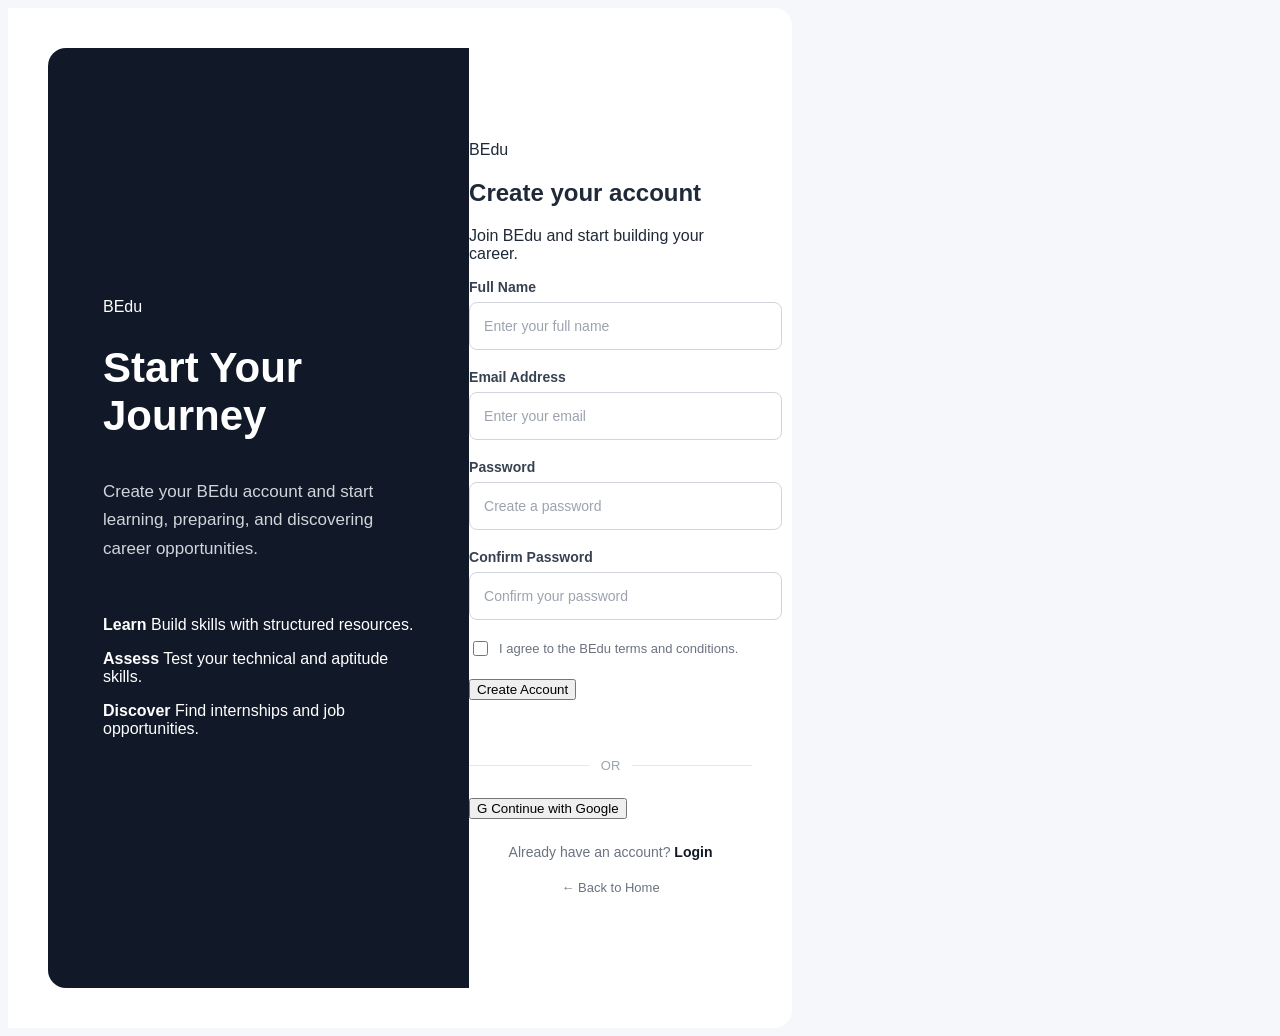
<file: signup.html>
<!DOCTYPE html>
<html lang="en">

<head>

    <meta charset="UTF-8">

    <meta name="viewport"
          content="width=device-width, initial-scale=1.0">

    <title>BEdu | Create Account</title>

    <link rel="stylesheet"
          href="css/auth.css">

</head>

<body>

    <div class="auth-container">


        <!-- LEFT SIDE -->

        <div class="auth-info">

            <div class="auth-brand">
                BEdu
            </div>

            <h1>
                Start Your Journey
            </h1>

            <p>
                Create your BEdu account and start
                learning, preparing, and discovering
                career opportunities.
            </p>

            <div class="auth-features">

                <div>
                    <strong>Learn</strong>
                    <span>
                        Build skills with structured resources.
                    </span>
                </div>

                <div>
                    <strong>Assess</strong>
                    <span>
                        Test your technical and aptitude skills.
                    </span>
                </div>

                <div>
                    <strong>Discover</strong>
                    <span>
                        Find internships and job opportunities.
                    </span>
                </div>

            </div>

        </div>


        <!-- RIGHT SIDE -->

        <div class="auth-form-container">

            <div class="auth-form-card">

                <div class="mobile-logo">
                    BEdu
                </div>

                <h2>
                    Create your account
                </h2>

                <p class="auth-subtitle">
                    Join BEdu and start building your career.
                </p>


                <form id="signupForm">


                    <div class="form-group">

                        <label for="name">
                            Full Name
                        </label>

                        <input
                            type="text"
                            id="name"
                            placeholder="Enter your full name"
                            required>

                    </div>


                    <div class="form-group">

                        <label for="email">
                            Email Address
                        </label>

                        <input
                            type="email"
                            id="email"
                            placeholder="Enter your email"
                            required>

                    </div>


                    <div class="form-group">

                        <label for="password">
                            Password
                        </label>

                        <input
                            type="password"
                            id="password"
                            placeholder="Create a password"
                            minlength="6"
                            required>

                    </div>


                    <div class="form-group">

                        <label for="confirmPassword">
                            Confirm Password
                        </label>

                        <input
                            type="password"
                            id="confirmPassword"
                            placeholder="Confirm your password"
                            minlength="6"
                            required>

                    </div>


                    <label class="terms">

                        <input
                            type="checkbox"
                            id="terms"
                            required>

                        <span>
                            I agree to the BEdu terms and conditions.
                        </span>

                    </label>


                    <button
                        type="submit"
                        class="auth-btn">
                        Create Account
                    </button>


                    <p
                        id="signupMessage"
                        class="auth-message">
                    </p>


                </form>


                <div class="auth-divider">

                    <span>
                        OR
                    </span>

                </div>


                <button
                    type="button"
                    class="google-btn"
                    id="googleSignup">

                    <span>
                        G
                    </span>

                    Continue with Google

                </button>


                <p class="auth-switch">

                    Already have an account?

                    <a href="login.html">
                        Login
                    </a>

                </p>


                <a
                    href="index.html"
                    class="back-home">
                    ← Back to Home
                </a>

            </div>

        </div>

    </div>


    <script src="js/auth.js"></script>

</body>

</html>
</file>
<file: css/style.css>
css
/* =========================================
   BEdu LANDING PAGE
   ========================================= */

* {
    margin: 0;
    padding: 0;
    box-sizing: border-box;
}

html {
    scroll-behavior: smooth;
}

body {
    font-family: Arial, Helvetica, sans-serif;
    background: #f7f8fc;
    color: #172033;
    line-height: 1.6;
}

a {
    text-decoration: none;
    color: inherit;
}

button,
a {
    -webkit-tap-highlight-color: transparent;
}


/* =========================================
   NAVIGATION
   ========================================= */

.navbar {
    width: 100%;
    background: #ffffff;
    border-bottom: 1px solid #e8ebf2;
    position: sticky;
    top: 0;
    z-index: 1000;
}

.nav-container {
    width: min(1180px, 92%);
    min-height: 76px;
    margin: auto;

    display: flex;
    align-items: center;
    justify-content: space-between;
    gap: 30px;
}

.logo {
    font-size: 28px;
    font-weight: 800;
    color: #2563eb;
    letter-spacing: -1px;
}

.nav-links {
    display: flex;
    align-items: center;
    gap: 32px;
    margin-left: auto;
}

.nav-links a {
    color: #596273;
    font-size: 14px;
    font-weight: 600;
    transition: 0.2s ease;
}

.nav-links a:hover {
    color: #2563eb;
}

.nav-actions {
    display: flex;
    align-items: center;
    gap: 12px;
}


/* =========================================
   BUTTONS
   ========================================= */

.btn {
    display: inline-flex;
    align-items: center;
    justify-content: center;

    min-height: 42px;
    padding: 0 20px;

    border-radius: 8px;

    font-size: 14px;
    font-weight: 700;

    transition:
        transform 0.2s ease,
        box-shadow 0.2s ease,
        background 0.2s ease;
}

.btn:hover {
    transform: translateY(-2px);
}

.btn-primary {
    background: #2563eb;
    color: #ffffff;
    box-shadow: 0 8px 20px rgba(37, 99, 235, 0.18);
}

.btn-primary:hover {
    background: #1d4ed8;
}

.btn-outline {
    background: #ffffff;
    color: #2563eb;
    border: 1px solid #d8e0ef;
}

.btn-outline:hover {
    border-color: #2563eb;
    background: #f8faff;
}

.btn-large {
    min-height: 50px;
    padding: 0 25px;
    font-size: 15px;
}


/* =========================================
   HERO
   ========================================= */

.hero {
    background: #ffffff;
    padding: 85px 0 90px;
}

.hero-container {
    width: min(1180px, 92%);
    margin: auto;

    display: grid;
    grid-template-columns: 1fr 0.9fr;
    align-items: center;
    gap: 70px;
}

.hero-content {
    max-width: 600px;
}

.hero-badge {
    display: inline-block;

    padding: 7px 13px;
    margin-bottom: 20px;

    border-radius: 30px;

    background: #eff6ff;
    color: #2563eb;

    font-size: 12px;
    font-weight: 700;
    text-transform: uppercase;
    letter-spacing: 0.7px;
}

.hero h1 {
    font-size: clamp(44px, 5vw, 68px);
    line-height: 1.05;
    letter-spacing: -2.5px;
    margin-bottom: 24px;
    color: #111827;
}

.hero h1 span {
    color: #2563eb;
}

.hero-content > p {
    max-width: 560px;

    color: #667085;
    font-size: 17px;
    line-height: 1.8;

    margin-bottom: 32px;
}

.hero-buttons {
    display: flex;
    gap: 14px;
    flex-wrap: wrap;
}

.hero-stats {
    display: flex;
    gap: 42px;
    margin-top: 42px;
}

.hero-stats div {
    display: flex;
    flex-direction: column;
}

.hero-stats strong {
    color: #111827;
    font-size: 24px;
    line-height: 1.2;
}

.hero-stats span {
    color: #7a8495;
    font-size: 12px;
    margin-top: 4px;
}


/* =========================================
   DASHBOARD PREVIEW
   ========================================= */

.hero-preview {
    width: 100%;
}

.preview-window {
    width: 100%;
    overflow: hidden;

    background: #ffffff;

    border: 1px solid #e2e7f0;
    border-radius: 18px;

    box-shadow:
        0 25px 60px rgba(30, 41, 59, 0.12);
}

.preview-header {
    height: 48px;

    padding: 0 18px;

    display: flex;
    align-items: center;
    gap: 15px;

    background: #f8fafc;
    border-bottom: 1px solid #e7ebf2;

    color: #687386;
    font-size: 12px;
    font-weight: 600;
}

.preview-dots {
    display: flex;
    gap: 5px;
}

.preview-dots span {
    width: 8px;
    height: 8px;
    border-radius: 50%;
    background: #cbd5e1;
}

.preview-body {
    padding: 25px;
}

.preview-welcome small,
.preview-opportunities > small {
    color: #8a94a5;
    font-size: 11px;
}

.preview-welcome h3 {
    margin-top: 2px;
    font-size: 20px;
    color: #182033;
}

.preview-stats {
    display: grid;
    grid-template-columns: repeat(3, 1fr);
    gap: 10px;

    margin-top: 20px;
}

.preview-card {
    padding: 15px;

    background: #f8fafc;
    border: 1px solid #edf0f5;
    border-radius: 10px;
}

.preview-card small {
    display: block;
    color: #7b8494;
    font-size: 10px;
    margin-bottom: 4px;
}

.preview-card strong {
    color: #1d2939;
    font-size: 21px;
}

.preview-progress {
    margin-top: 25px;
}

.preview-progress-title {
    display: flex;
    justify-content: space-between;

    margin-bottom: 8px;

    color: #5d6675;
    font-size: 11px;
}

.preview-progress-title strong {
    color: #2563eb;
}

.progress-line {
    height: 8px;
    background: #e9eef7;
    border-radius: 20px;
    overflow: hidden;
}

.progress-line span {
    display: block;
    height: 100%;
    background: #2563eb;
    border-radius: inherit;
}

.preview-opportunities {
    margin-top: 25px;
}

.preview-opportunity {
    display: flex;
    align-items: center;
    justify-content: space-between;
    gap: 12px;

    padding: 13px 0;

    border-bottom: 1px solid #edf0f4;
}

.preview-opportunity:last-child {
    border-bottom: 0;
}

.preview-opportunity strong {
    display: block;
    color: #30394a;
    font-size: 12px;
}

.preview-opportunity span:not(.preview-tag) {
    display: block;
    color: #8a94a5;
    font-size: 10px;
    margin-top: 2px;
}

.preview-tag {
    flex-shrink: 0;

    padding: 5px 8px;

    border-radius: 5px;

    background: #eff6ff;
    color: #2563eb;

    font-size: 9px;
    font-weight: 700;
}


/* =========================================
   GENERAL SECTIONS
   ========================================= */

.section {
    padding: 90px 0;
}

.section-container {
    width: min(1180px, 92%);
    margin: auto;
}

.section-heading {
    max-width: 650px;
    margin: 0 auto 55px;
    text-align: center;
}

.section-heading > span {
    display: block;

    margin-bottom: 12px;

    color: #2563eb;

    font-size: 12px;
    font-weight: 800;
    letter-spacing: 1px;
}

.section-heading h2 {
    color: #172033;
    font-size: clamp(30px, 4vw, 43px);
    line-height: 1.2;
    letter-spacing: -1px;

    margin-bottom: 15px;
}

.section-heading p {
    color: #717b8d;
    font-size: 15px;
    line-height: 1.7;
}


/* =========================================
   FEATURES
   ========================================= */

.features {
    background: #f7f8fc;
}

.feature-grid {
    display: grid;
    grid-template-columns: repeat(3, 1fr);
    gap: 22px;
}

.feature-card {
    background: #ffffff;

    padding: 32px;

    border: 1px solid #e7eaf0;
    border-radius: 14px;

    transition:
        transform 0.2s ease,
        box-shadow 0.2s ease;
}

.feature-card:hover {
    transform: translateY(-5px);

    box-shadow:
        0 18px 40px rgba(30, 41, 59, 0.08);
}

.feature-icon {
    width: 44px;
    height: 44px;

    display: flex;
    align-items: center;
    justify-content: center;

    margin-bottom: 22px;

    border-radius: 10px;

    background: #eff6ff;
    color: #2563eb;

    font-size: 12px;
    font-weight: 800;
}

.feature-card h3 {
    color: #202939;
    font-size: 20px;
    margin-bottom: 12px;
}

.feature-card p {
    color: #737d8d;
    font-size: 14px;
    line-height: 1.75;

    margin-bottom: 22px;
}

.feature-card a {
    color: #2563eb;
    font-size: 13px;
    font-weight: 700;
}


/* =========================================
   HOW IT WORKS
   ========================================= */

.how-it-works {
    background: #ffffff;
}

.steps-grid {
    display: grid;
    grid-template-columns: repeat(3, 1fr);
    gap: 22px;
}

.step-card {
    padding: 30px;

    border: 1px solid #e5e9f0;
    border-radius: 14px;

    background: #ffffff;
}

.step-number {
    color: #2563eb;
    font-size: 13px;
    font-weight: 800;

    margin-bottom: 20px;
}

.step-card h3 {
    color: #202939;
    font-size: 19px;
    margin-bottom: 10px;
}

.step-card p {
    color: #737d8d;
    font-size: 14px;
    line-height: 1.7;
}


/* =========================================
   CAREER CTA
   ========================================= */

.opportunities-section {
    background: #f7f8fc;
}

.career-cta {
    display: flex;
    align-items: center;
    justify-content: space-between;
    gap: 30px;

    padding: 55px;

    background: #111827;
    border-radius: 18px;
}

.career-cta > div {
    max-width: 650px;
}

.career-cta span {
    display: block;

    margin-bottom: 12px;

    color: #93c5fd;

    font-size: 11px;
    font-weight: 800;
    letter-spacing: 1px;
}

.career-cta h2 {
    color: #ffffff;
    font-size: 36px;
    line-height: 1.2;
    letter-spacing: -1px;

    margin-bottom: 12px;
}

.career-cta p {
    color: #aeb8c7;
    font-size: 15px;
}


/* =========================================
   FOOTER
   ========================================= */

.footer {
    background: #ffffff;
    border-top: 1px solid #e6e9ef;
    padding: 40px 0 25px;
}

.footer-container {
    width: min(1180px, 92%);
    margin: auto;
}

.footer-brand {
    display: flex;
    align-items: center;
    gap: 15px;
}

.footer-brand p {
    color: #7a8494;
    font-size: 13px;
}

.footer-links {
    display: flex;
    flex-wrap: wrap;
    gap: 22px;

    margin-top: 25px;
}

.footer-links a {
    color: #697386;
    font-size: 13px;
    font-weight: 600;
}

.footer-links a:hover {
    color: #2563eb;
}

.footer-bottom {
    margin-top: 25px;
    padding-top: 20px;

    border-top: 1px solid #edf0f4;
}

.footer-bottom p {
    color: #98a1b0;
    font-size: 12px;
}


/* =========================================
   TABLET
   ========================================= */

@media (max-width: 900px) {

    .nav-links {
        display: none;
    }

    .hero-container {
        grid-template-columns: 1fr;
        gap: 55px;
    }

    .hero-content {
        max-width: 700px;
    }

    .feature-grid,
    .steps-grid {
        grid-template-columns: 1fr;
    }

    .career-cta {
        flex-direction: column;
        align-items: flex-start;
    }

}


/* =========================================
   MOBILE
   ========================================= */

@media (max-width: 600px) {

    .nav-container {
        min-height: 68px;
    }

    .logo {
        font-size: 25px;
    }

    .nav-actions {
        gap: 7px;
    }

    .nav-actions .btn {
        min-height: 38px;
        padding: 0 12px;
        font-size: 11px;
    }

    .hero {
        padding: 55px 0 65px;
    }

    .hero h1 {
        font-size: 43px;
        letter-spacing: -1.8px;
    }

    .hero-content > p {
        font-size: 15px;
    }

    .hero-stats {
        gap: 22px;
    }

    .hero-stats strong {
        font-size: 20px;
    }

    .hero-stats span {
        font-size: 10px;
    }

    .preview-body {
        padding: 18px;
    }

    .preview-stats {
        grid-template-columns: 1fr;
    }

    .section {
        padding: 65px 0;
    }

    .section-heading {
        margin-bottom: 35px;
    }

    .feature-card,
    .step-card {
        padding: 25px;
    }

    .career-cta {
        padding: 35px 25px;
    }

    .career-cta h2 {
        font-size: 28px;
    }

    .footer-brand {
        flex-direction: column;
        align-items: flex-start;
        gap: 5px;
    }

}
</file>
<file: css/assessment.css>
* {
    margin: 0;
    padding: 0;
    box-sizing: border-box;
}

body {
    font-family: Arial, Helvetica, sans-serif;

    background: #f5f7fb;

    color: #1f2937;
}


/* Container */

.assessment-container {
    max-width: 900px;

    margin: 0 auto;

    padding: 35px 25px 60px;
}


/* Header */

.test-header {
    display: grid;

    grid-template-columns: 1fr 1fr 1fr;

    align-items: center;

    margin-bottom: 35px;
}

.back-link {
    color: #6b7280;

    text-decoration: none;

    font-size: 14px;

    font-weight: 600;
}

.back-link:hover {
    color: #2563eb;
}

.test-title {
    text-align: center;
}

.test-title span {
    font-size: 10px;

    color: #2563eb;

    font-weight: 700;

    letter-spacing: 1px;
}

.test-title h1 {
    font-size: 22px;

    margin-top: 5px;
}

.timer {
    justify-self: end;

    background: white;

    border: 1px solid #e5e7eb;

    padding: 11px 17px;

    border-radius: 10px;

    display: flex;

    gap: 8px;

    align-items: center;

    color: #dc2626;
}


/* Progress */

.progress-section {
    margin-bottom: 25px;
}

.progress-info {
    display: flex;

    justify-content: space-between;

    color: #6b7280;

    font-size: 13px;

    margin-bottom: 8px;
}

.progress-bar {
    width: 100%;

    height: 7px;

    background: #e5e7eb;

    border-radius: 20px;

    overflow: hidden;
}

.progress-fill {
    height: 100%;

    width: 10%;

    background: #2563eb;

    border-radius: 20px;

    transition: width 0.3s;
}


/* Quiz */

.quiz-card {
    background: white;

    border: 1px solid #e5e7eb;

    border-radius: 16px;

    padding: 40px;

    min-height: 400px;
}

.question-number {
    font-size: 11px;

    font-weight: 700;

    color: #2563eb;

    letter-spacing: 1px;

    margin-bottom: 18px;
}

.quiz-card h2 {
    font-size: 23px;

    line-height: 1.5;

    margin-bottom: 30px;
}


/* Options */

.options-container {
    display: flex;

    flex-direction: column;

    gap: 13px;
}

.option {
    border: 1px solid #dfe3e8;

    border-radius: 10px;

    padding: 16px;

    cursor: pointer;

    display: flex;

    align-items: center;

    gap: 13px;

    transition: 0.2s;

    font-size: 14px;
}

.option:hover {
    border-color: #2563eb;

    background: #eff6ff;
}

.option.selected {
    border-color: #2563eb;

    background: #eff6ff;

    color: #1d4ed8;
}

.option-letter {
    width: 32px;

    height: 32px;

    border-radius: 50%;

    background: #f3f4f6;

    display: flex;

    align-items: center;

    justify-content: center;

    font-weight: 700;

    flex-shrink: 0;
}

.option.selected .option-letter {
    background: #2563eb;

    color: white;
}


/* Navigation */

.navigation {
    display: flex;

    justify-content: space-between;

    margin-top: 20px;
}

.primary-btn,
.secondary-btn {
    display: inline-flex;

    align-items: center;

    justify-content: center;

    text-decoration: none;

    border: none;

    cursor: pointer;

    padding: 12px 22px;

    border-radius: 9px;

    font-size: 14px;

    font-weight: 600;
}

.primary-btn {
    background: #2563eb;

    color: white;
}

.primary-btn:hover {
    background: #1d4ed8;
}

.secondary-btn {
    background: white;

    color: #374151;

    border: 1px solid #d1d5db;
}

.secondary-btn:hover {
    border-color: #2563eb;

    color: #2563eb;
}


/* Result */

.result-section {
    display: none;

    background: white;

    border: 1px solid #e5e7eb;

    border-radius: 18px;

    padding: 45px;

    text-align: center;
}

.result-icon {
    width: 70px;

    height: 70px;

    margin: 0 auto 18px;

    border-radius: 50%;

    background: #dcfce7;

    color: #16a34a;

    display: flex;

    align-items: center;

    justify-content: center;

    font-size: 32px;

    font-weight: 700;
}

.result-label {
    font-size: 11px;

    font-weight: 700;

    letter-spacing: 1px;

    color: #2563eb;
}

.result-section h1 {
    margin-top: 8px;

    font-size: 28px;
}

.score-display {
    margin: 20px 0;

    color: #2563eb;
}

.score-display span {
    font-size: 60px;

    font-weight: 800;
}

.score-display small {
    font-size: 25px;

    color: #9ca3af;
}

.result-section h2 {
    font-size: 20px;

    margin-bottom: 8px;
}

.result-section > p {
    color: #6b7280;

    font-size: 14px;
}

.result-details {
    display: flex;

    justify-content: center;

    gap: 70px;

    margin: 30px 0;
}

.result-details div {
    display: flex;

    flex-direction: column;

    gap: 5px;
}

.result-details strong {
    font-size: 22px;
}

.result-details span {
    color: #9ca3af;

    font-size: 12px;
}

.result-actions {
    display: flex;

    justify-content: center;

    gap: 12px;
}


/* Mobile */

@media (max-width: 700px) {

    .assessment-container {
        padding: 20px 15px 40px;
    }

    .test-header {
        grid-template-columns: 1fr;

        gap: 18px;

        text-align: center;
    }

    .back-link {
        justify-self: start;
    }

    .timer {
        justify-self: center;
    }

    .quiz-card {
        padding: 25px;

        min-height: 350px;
    }

    .quiz-card h2 {
        font-size: 19px;
    }

    .result-details {
        gap: 30px;
    }

    .result-actions {
        flex-direction: column;
    }

}
</file>
<file: css/assessments.css>
* {
    margin: 0;
    padding: 0;
    box-sizing: border-box;
}

body {
    font-family: Arial, Helvetica, sans-serif;
    background: #f5f7fb;
    color: #1f2937;
}


/* Sidebar */

.sidebar {
    position: fixed;
    left: 0;
    top: 0;

    width: 240px;
    height: 100vh;

    background: #ffffff;
    border-right: 1px solid #e5e7eb;

    display: flex;
    flex-direction: column;

    padding: 28px 18px;

    z-index: 10;
}

.logo {
    padding: 0 14px 35px;
}

.logo span {
    font-size: 28px;
    font-weight: 800;
    color: #2563eb;
}

.sidebar-nav {
    display: flex;
    flex-direction: column;
    gap: 8px;
}

.sidebar-nav a,
.logout-link {
    text-decoration: none;
    color: #6b7280;

    padding: 13px 15px;

    border-radius: 10px;

    display: flex;
    align-items: center;

    gap: 12px;

    font-size: 14px;
    font-weight: 600;

    transition: 0.2s;
}

.sidebar-nav a:hover,
.logout-link:hover {
    background: #f1f5f9;
    color: #2563eb;
}

.sidebar-nav a.active {
    background: #eff6ff;
    color: #2563eb;
}

.sidebar-nav a span,
.logout-link span {
    width: 22px;
    text-align: center;
}

.logout-link {
    margin-top: auto;
}


/* Main */

.main-content {
    margin-left: 240px;
    padding: 30px 40px 50px;
}


/* Topbar */

.topbar {
    display: flex;
    justify-content: space-between;
    align-items: center;

    margin-bottom: 45px;
}

.topbar h2 {
    font-size: 25px;
    margin-bottom: 5px;
}

.topbar p {
    color: #6b7280;
    font-size: 14px;
}

.student-profile {
    display: flex;
    align-items: center;
    gap: 12px;
}

.notification-btn {
    width: 40px;
    height: 40px;

    display: flex;
    align-items: center;
    justify-content: center;

    background: white;
    border: 1px solid #e5e7eb;

    border-radius: 10px;

    cursor: pointer;
}

.avatar {
    width: 40px;
    height: 40px;

    border-radius: 50%;

    background: #2563eb;
    color: white;

    display: flex;
    align-items: center;
    justify-content: center;

    font-weight: 700;
}

.student-info {
    display: flex;
    flex-direction: column;
}

.student-info strong {
    font-size: 14px;
}

.student-info span {
    color: #9ca3af;
    font-size: 12px;
}


/* Introduction */

.assessment-intro {
    margin-bottom: 30px;
}

.section-label {
    font-size: 12px;
    font-weight: 700;

    color: #2563eb;

    letter-spacing: 1px;
}

.assessment-intro h1 {
    font-size: 32px;
    margin: 10px 0;
}

.assessment-intro p {
    color: #6b7280;
    max-width: 650px;
    line-height: 1.6;
}


/* Assessment Grid */

.assessment-grid {
    display: grid;

    grid-template-columns:
        repeat(3, 1fr);

    gap: 22px;

    margin-bottom: 45px;
}


/* Cards */

.assessment-card {
    background: white;

    border: 1px solid #e5e7eb;

    border-radius: 16px;

    padding: 25px;

    transition: 0.25s;

    display: flex;
    flex-direction: column;
}

.assessment-card:hover {
    transform: translateY(-4px);

    box-shadow:
        0 12px 30px rgba(0, 0, 0, 0.07);
}

.assessment-icon {
    width: 58px;
    height: 58px;

    border-radius: 14px;

    display: flex;
    align-items: center;
    justify-content: center;

    font-size: 28px;

    margin-bottom: 22px;
}

.java-icon {
    background: #fff7ed;
}

.sql-icon {
    background: #eff6ff;
}

.aptitude-icon {
    background: #f5f3ff;
}

.assessment-category {
    font-size: 11px;
    font-weight: 700;

    color: #2563eb;

    letter-spacing: 0.8px;
}

.assessment-content h2 {
    font-size: 20px;
    margin: 8px 0 10px;
}

.assessment-content p {
    color: #6b7280;

    font-size: 14px;

    line-height: 1.6;

    min-height: 68px;
}

.assessment-meta {
    display: flex;

    gap: 18px;

    margin: 18px 0;

    color: #6b7280;

    font-size: 12px;
}

.start-btn {
    display: block;

    text-align: center;

    text-decoration: none;

    background: #2563eb;

    color: white;

    padding: 12px;

    border-radius: 9px;

    font-size: 14px;

    font-weight: 600;

    transition: 0.2s;
}

.start-btn:hover {
    background: #1d4ed8;
}


/* Tips */

.assessment-tips {
    background: white;

    border: 1px solid #e5e7eb;

    border-radius: 16px;

    padding: 28px;
}

.assessment-tips h2 {
    font-size: 20px;
    margin-bottom: 25px;
}

.tips-grid {
    display: grid;

    grid-template-columns:
        repeat(3, 1fr);

    gap: 25px;
}

.tip {
    display: flex;
    gap: 15px;
}

.tip > span {
    font-size: 13px;
    font-weight: 700;

    color: #2563eb;
}

.tip h3 {
    font-size: 14px;
    margin-bottom: 7px;
}

.tip p {
    color: #6b7280;

    font-size: 13px;

    line-height: 1.5;
}


/* Responsive */

@media (max-width: 1100px) {

    .assessment-grid {
        grid-template-columns: 1fr 1fr;
    }

    .tips-grid {
        grid-template-columns: 1fr;
    }

}


@media (max-width: 800px) {

    .sidebar {
        width: 70px;
        padding: 20px 10px;
    }

    .logo {
        padding: 0 5px 30px;
    }

    .logo span {
        font-size: 20px;
    }

    .sidebar-nav a,
    .logout-link {
        justify-content: center;
        padding: 12px;
    }

    .sidebar-nav a {
        font-size: 0;
    }

    .logout-link {
        font-size: 0;
    }

    .sidebar-nav a span,
    .logout-link span {
        font-size: 18px;
    }

    .main-content {
        margin-left: 70px;
        padding: 25px 20px;
    }

    .assessment-grid {
        grid-template-columns: 1fr;
    }

    .student-info {
        display: none;
    }

}


@media (max-width: 500px) {

    .topbar {
        align-items: flex-start;
    }

    .topbar h2 {
        font-size: 21px;
    }

    .assessment-intro h1 {
        font-size: 26px;
    }

    .main-content {
        padding: 20px 15px;
    }

}
</file>
<file: css/dashboard.css>
```css
/* ================================
   BEdu Dashboard
   Clean Professional Layout
================================ */

* {
    margin: 0;
    padding: 0;
    box-sizing: border-box;
}

body {
    font-family: -apple-system, BlinkMacSystemFont, "Segoe UI", Arial, 
sans-serif;
    background: #f5f7fb;
    color: #1f2937;
    line-height: 1.5;
}

/* ================================
   Dashboard Layout
================================ */

.dashboard-container {
    min-height: 100vh;
}

/* ================================
   Sidebar
================================ */

.sidebar {
    position: fixed;
    left: 0;
    top: 0;
    width: 240px;
    height: 100vh;
    background: #111827;
    color: #ffffff;
    padding: 24px 16px;
    display: flex;
    flex-direction: column;
    z-index: 1000;
}

.sidebar-logo {
    padding: 0 14px 28px;
    border-bottom: 1px solid rgba(255, 255, 255, 0.1);
}

.sidebar-logo h2 {
    font-size: 26px;
    font-weight: 700;
    letter-spacing: -0.5px;
}

.sidebar-logo p {
    margin-top: 4px;
    font-size: 12px;
    color: #9ca3af;
}

/* ================================
   Sidebar Navigation
================================ */

.sidebar-nav {
    margin-top: 25px;
    display: flex;
    flex-direction: column;
    gap: 6px;
}

.sidebar-nav a {
    display: flex;
    align-items: center;
    gap: 12px;
    padding: 12px 14px;
    border-radius: 8px;
    color: #cbd5e1;
    text-decoration: none;
    font-size: 14px;
    font-weight: 500;
    transition: 0.2s ease;
}

.sidebar-nav a:hover {
    background: #1f2937;
    color: #ffffff;
}

.sidebar-nav a.active {
    background: #2563eb;
    color: #ffffff;
}

.sidebar-nav .icon {
    width: 20px;
    text-align: center;
    font-size: 16px;
}

/* Logout */

.sidebar-bottom {
    margin-top: auto;
}

.logout-link {
    color: #fca5a5 !important;
}

/* ================================
   Main Content
================================ */

.main-content {
    margin-left: 240px;
    min-height: 100vh;
}

/* ================================
   Top Bar
================================ */

.topbar {
    height: 72px;
    background: #ffffff;
    border-bottom: 1px solid #e5e7eb;
    display: flex;
    align-items: center;
    justify-content: space-between;
    padding: 0 36px;
}

.topbar-left h1 {
    font-size: 20px;
    font-weight: 600;
    color: #111827;
}

.topbar-left p {
    margin-top: 2px;
    font-size: 12px;
    color: #6b7280;
}

.topbar-right {
    display: flex;
    align-items: center;
    gap: 18px;
}

.notification-btn {
    width: 38px;
    height: 38px;
    border: 1px solid #e5e7eb;
    border-radius: 50%;
    background: #ffffff;
    cursor: pointer;
    font-size: 16px;
}

.profile-mini {
    display: flex;
    align-items: center;
    gap: 10px;
}

.profile-avatar {
    width: 38px;
    height: 38px;
    border-radius: 50%;
    background: #2563eb;
    color: #ffffff;
    display: flex;
    align-items: center;
    justify-content: center;
    font-size: 14px;
    font-weight: 600;
}

.profile-mini span {
    font-size: 14px;
    font-weight: 600;
    color: #374151;
}

/* ================================
   Page Content
================================ */

.dashboard-content {
    padding: 32px 36px 50px;
    max-width: 1500px;
}

/* ================================
   Welcome Section
================================ */

.welcome-section {
    margin-bottom: 28px;
}

.welcome-section h2 {
    font-size: 28px;
    line-height: 1.25;
    color: #111827;
    margin-bottom: 7px;
}

.welcome-section p {
    color: #6b7280;
    font-size: 15px;
}

/* ================================
   Statistics
================================ */

.stats-grid {
    display: grid;
    grid-template-columns: repeat(4, minmax(0, 1fr));
    gap: 20px;
    margin-bottom: 30px;
}

.stat-card {
    background: #ffffff;
    border: 1px solid #e5e7eb;
    border-radius: 12px;
    padding: 22px;
    min-width: 0;
}

.stat-card h3 {
    font-size: 13px;
    font-weight: 500;
    color: #6b7280;
    margin-bottom: 10px;
}

.stat-number {
    font-size: 28px;
    font-weight: 700;
    color: #111827;
    line-height: 1.2;
}

.stat-card p {
    margin-top: 7px;
    font-size: 12px;
    color: #6b7280;
}

/* ================================
   Section Header
================================ */

.section-header {
    display: flex;
    justify-content: space-between;
    align-items: center;
    margin-bottom: 16px;
}

.section-header h2 {
    font-size: 20px;
    color: #111827;
}

.section-header a {
    color: #2563eb;
    font-size: 13px;
    font-weight: 600;
    text-decoration: none;
}

.section-header a:hover {
    text-decoration: underline;
}

/* ================================
   Learning Progress
================================ */

.progress-section {
    background: #ffffff;
    border: 1px solid #e5e7eb;
    border-radius: 12px;
    padding: 24px;
    margin-bottom: 30px;
}

.progress-overall {
    margin-bottom: 24px;
}

.progress-title {
    display: flex;
    justify-content: space-between;
    align-items: center;
    margin-bottom: 9px;
}

.progress-title span:first-child {
    font-size: 14px;
    font-weight: 600;
    color: #374151;
}

.progress-title span:last-child {
    font-size: 14px;
    font-weight: 700;
    color: #2563eb;
}

.progress-bar {
    width: 100%;
    height: 9px;
    background: #e5e7eb;
    border-radius: 10px;
    overflow: hidden;
}

.progress-fill {
    height: 100%;
    background: #2563eb;
    border-radius: 10px;
}

.progress-list {
    display: grid;
    grid-template-columns: repeat(2, minmax(0, 1fr));
    gap: 20px 30px;
}

.progress-item {
    min-width: 0;
}

/* ================================
   Lower Dashboard Sections
================================ */

.dashboard-grid {
    display: grid;
    grid-template-columns: minmax(0, 1.4fr) minmax(300px, 1fr);
    gap: 24px;
    margin-bottom: 30px;
}

/* ================================
   Assessments
================================ */

.assessments-section,
.activity-section {
    background: #ffffff;
    border: 1px solid #e5e7eb;
    border-radius: 12px;
    padding: 24px;
}

.assessment-list {
    display: flex;
    flex-direction: column;
    gap: 14px;
}

.assessment-card {
    display: flex;
    align-items: center;
    justify-content: space-between;
    gap: 20px;
    padding: 17px;
    border: 1px solid #e5e7eb;
    border-radius: 9px;
    background: #fafafa;
}

.assessment-info {
    min-width: 0;
}

.assessment-info h3 {
    font-size: 15px;
    font-weight: 600;
    color: #111827;
    margin-bottom: 4px;
}

.assessment-info p {
    font-size: 12px;
    color: #6b7280;
}

.assessment-btn {
    flex-shrink: 0;
    padding: 9px 15px;
    background: #2563eb;
    color: #ffffff;
    border-radius: 7px;
    text-decoration: none;
    font-size: 12px;
    font-weight: 600;
}

.assessment-btn:hover {
    background: #1d4ed8;
}

/* ================================
   Activity
================================ */

.activity-list {
    display: flex;
    flex-direction: column;
}

.activity-item {
    display: flex;
    gap: 13px;
    padding: 14px 0;
    border-bottom: 1px solid #f0f0f0;
}

.activity-item:last-child {
    border-bottom: none;
}

.activity-icon {
    width: 34px;
    height: 34px;
    flex-shrink: 0;
    border-radius: 50%;
    background: #eff6ff;
    color: #2563eb;
    display: flex;
    align-items: center;
    justify-content: center;
    font-size: 14px;
}

.activity-info {
    min-width: 0;
}

.activity-info p {
    font-size: 13px;
    color: #374151;
    line-height: 1.4;
}

.activity-info span {
    display: block;
    margin-top: 3px;
    font-size: 11px;
    color: #9ca3af;
}

/* ================================
   Opportunities
================================ */

.opportunities-section {
    margin-bottom: 30px;
}

.opportunity-grid {
    display: grid;
    grid-template-columns: repeat(3, minmax(0, 1fr));
    gap: 20px;
}

.opportunity-card {
    background: #ffffff;
    border: 1px solid #e5e7eb;
    border-radius: 12px;
    padding: 21px;
    min-width: 0;
    display: flex;
    flex-direction: column;
}

.opportunity-card h3 {
    font-size: 16px;
    line-height: 1.35;
    color: #111827;
    margin-bottom: 5px;
}

.opportunity-company {
    font-size: 13px;
    color: #6b7280;
    margin-bottom: 14px;
}

.opportunity-info {
    display: flex;
    flex-wrap: wrap;
    gap: 7px;
    margin-bottom: 18px;
}

.opportunity-tag {
    display: inline-block;
    padding: 5px 8px;
    background: #f3f4f6;
    color: #4b5563;
    border-radius: 5px;
    font-size: 11px;
}

.opportunity-btn {
    margin-top: auto;
    width: 100%;
    padding: 10px 14px;
    border: none;
    border-radius: 7px;
    background: #2563eb;
    color: #ffffff;
    text-align: center;
    text-decoration: none;
    font-size: 12px;
    font-weight: 600;
    cursor: pointer;
}

.opportunity-btn:hover {
    background: #1d4ed8;
}

/* ================================
   CTA
================================ */

.dashboard-cta {
    background: #111827;
    color: #ffffff;
    border-radius: 12px;
    padding: 30px;
    display: flex;
    align-items: center;
    justify-content: space-between;
    gap: 25px;
}

.dashboard-cta h2 {
    font-size: 21px;
    margin-bottom: 6px;
}

.dashboard-cta p {
    font-size: 13px;
    color: #d1d5db;
}

.dashboard-cta a {
    flex-shrink: 0;
    background: #ffffff;
    color: #111827;
    padding: 11px 18px;
    border-radius: 7px;
    text-decoration: none;
    font-size: 13px;
    font-weight: 600;
}

.dashboard-cta a:hover {
    background: #f3f4f6;
}

/* ================================
   Responsive - Tablet
================================ */

@media (max-width: 1100px) {

    .sidebar {
        width: 210px;
    }

    .main-content {
        margin-left: 210px;
    }

    .dashboard-content {
        padding: 28px;
    }

    .stats-grid {
        grid-template-columns: repeat(2, minmax(0, 1fr));
    }

    .opportunity-grid {
        grid-template-columns: repeat(2, minmax(0, 1fr));
    }

    .dashboard-grid {
        grid-template-columns: 1fr;
    }
}

/* ================================
   Responsive - Mobile
================================ */

@media (max-width: 768px) {

    .sidebar {
        position: relative;
        width: 100%;
        height: auto;
        padding: 18px;
    }

    .sidebar-logo {
        padding-bottom: 18px;
    }

    .sidebar-nav {
        flex-direction: row;
        flex-wrap: wrap;
        margin-top: 15px;
    }

    .sidebar-nav a {
        padding: 9px 11px;
        font-size: 12px;
    }

    .sidebar-bottom {
        margin-top: 10px;
    }

    .main-content {
        margin-left: 0;
    }

    .topbar {
        height: auto;
        padding: 18px 20px;
        gap: 15px;
    }

    .topbar-left h1 {
        font-size: 17px;
    }

    .profile-mini span {
        display: none;
    }

    .dashboard-content {
        padding: 24px 18px 40px;
    }

    .welcome-section h2 {
        font-size: 23px;
    }

    .stats-grid {
        grid-template-columns: 1fr 1fr;
        gap: 12px;
    }

    .stat-card {
        padding: 17px;
    }

    .stat-number {
        font-size: 23px;
    }

    .progress-list {
        grid-template-columns: 1fr;
    }

    .opportunity-grid {
        grid-template-columns: 1fr;
    }

    .assessment-card {
        flex-direction: column;
        align-items: flex-start;
    }

    .assessment-btn {
        width: 100%;
        text-align: center;
    }

    .dashboard-cta {
        flex-direction: column;
        align-items: flex-start;
    }

    .dashboard-cta a {
        width: 100%;
        text-align: center;
    }
}

/* ================================
   Small Mobile
================================ */

@media (max-width: 480px) {

    .stats-grid {
        grid-template-columns: 1fr;
    }

    .topbar-right {
        gap: 8px;
    }

    .dashboard-content {
        padding: 20px 14px 35px;
    }

    .progress-section,
    .assessments-section,
    .activity-section {
        padding: 18px;
    }

    .section-header h2 {
        font-size: 18px;
    }
}
```
</file>
<file: css/auth.css>
```css
/* =========================================
   BEdu Authentication Pages
   Login + Signup
========================================= */

* {
    margin: 0;
    padding: 0;
    box-sizing: border-box;
}

html,
body {
    width: 100%;
    min-height: 100%;
}

body {
    font-family: Arial, Helvetica, sans-serif;
    background: #f5f7fb;
    color: #1f2937;
}


/* =========================================
   MAIN AUTH LAYOUT
========================================= */

.auth-page {
    width: 100%;
    min-height: 100vh;

    display: flex;
    align-items: stretch;

    background: #f5f7fb;

    padding: 35px;
}


/* =========================================
   LEFT INFORMATION / BANNER
========================================= */

.auth-info {
    width: 45%;
    min-height: calc(100vh - 70px);

    padding: 55px;

    background: #111827;
    color: #ffffff;

    display: flex;
    flex-direction: column;
    justify-content: center;

    border-radius: 18px 0 0 18px;
}

.auth-logo {
    font-size: 34px;
    font-weight: 800;

    margin-bottom: 25px;

    color: #ffffff;
}

.auth-info h1 {
    font-size: 42px;
    line-height: 1.15;

    margin-bottom: 20px;

    color: #ffffff;
}

.auth-info p {
    max-width: 500px;

    font-size: 17px;
    line-height: 1.7;

    color: #d1d5db;
}


/* =========================================
   BANNER FEATURES
========================================= */

.auth-features {
    margin-top: 35px;

    display: flex;
    flex-direction: column;

    gap: 16px;
}

.auth-feature {
    display: flex;
    align-items: center;

    gap: 12px;

    font-size: 15px;

    color: #e5e7eb;
}

.auth-feature span {
    width: 30px;
    height: 30px;

    flex-shrink: 0;

    display: flex;
    align-items: center;
    justify-content: center;

    background: #ffffff;
    color: #111827;

    border-radius: 50%;

    font-size: 14px;
    font-weight: bold;
}


/* =========================================
   RIGHT FORM CONTAINER
========================================= */

.auth-container {
    width: 55%;
    min-height: calc(100vh - 70px);

    display: flex;
    align-items: center;
    justify-content: center;

    padding: 40px;

    background: #ffffff;

    border-radius: 0 18px 18px 0;
}


/* =========================================
   FORM CARD
========================================= */

.auth-card {
    width: 100%;
    max-width: 470px;

    background: transparent;

    padding: 0;

    box-shadow: none;
}


/* Signup can be slightly wider */

.signup-card {
    max-width: 500px;
}


/* =========================================
   FORM HEADER
========================================= */

.auth-header {
    margin-bottom: 30px;
}

.auth-header h2 {
    font-size: 30px;
    line-height: 1.2;

    margin-bottom: 8px;

    color: #111827;
}

.auth-header p {
    font-size: 14px;
    line-height: 1.6;

    color: #6b7280;
}


/* =========================================
   FORM GROUP
========================================= */

.form-group {
    width: 100%;

    margin-bottom: 19px;
}

.form-group label {
    display: block;

    margin-bottom: 7px;

    font-size: 14px;
    font-weight: 600;

    color: #374151;
}

.form-group input {
    width: 100%;
    height: 46px;

    padding: 0 14px;

    border: 1px solid #d1d5db;
    border-radius: 8px;

    background: #ffffff;

    font-family: inherit;
    font-size: 14px;

    color: #111827;

    outline: none;

    transition:
        border-color 0.2s ease,
        box-shadow 0.2s ease;
}

.form-group input::placeholder {
    color: #9ca3af;
}

.form-group input:focus {
    border-color: #111827;

    box-shadow:
        0 0 0 3px rgba(17, 24, 39, 0.08);
}


/* =========================================
   FORM OPTIONS
========================================= */

.form-options {
    width: 100%;

    display: flex;
    align-items: center;
    justify-content: space-between;

    margin: 5px 0 22px;

    font-size: 13px;
}

.remember-me {
    display: flex;
    align-items: center;

    gap: 7px;

    color: #6b7280;
}

.remember-me input {
    width: 15px;
    height: 15px;

    margin: 0;
}

.form-options a {
    color: #111827;

    font-weight: 600;

    text-decoration: none;
}

.form-options a:hover {
    text-decoration: underline;
}


/* =========================================
   TERMS CHECKBOX
========================================= */

.terms {
    display: flex;
    align-items: flex-start;

    gap: 8px;

    margin: 4px 0 20px;

    font-size: 13px;
    line-height: 1.5;

    color: #6b7280;
}

.terms input {
    width: 15px;
    height: 15px;

    flex-shrink: 0;

    margin-top: 2px;
}

.terms a {
    color: #111827;

    font-weight: 600;

    text-decoration: none;
}

.terms a:hover {
    text-decoration: underline;
}


/* =========================================
   PRIMARY BUTTON
========================================= */

.auth-button {
    width: 100%;
    height: 47px;

    border: none;
    border-radius: 8px;

    background: #111827;
    color: #ffffff;

    font-family: inherit;
    font-size: 15px;
    font-weight: 600;

    cursor: pointer;

    transition:
        background 0.2s ease,
        transform 0.2s ease;
}

.auth-button:hover {
    background: #1f2937;

    transform: translateY(-1px);
}

.auth-button:active {
    transform: translateY(0);
}


/* =========================================
   DIVIDER
========================================= */

.auth-divider {
    width: 100%;

    display: flex;
    align-items: center;

    gap: 12px;

    margin: 25px 0;

    color: #9ca3af;

    font-size: 13px;
}

.auth-divider::before,
.auth-divider::after {
    content: "";

    flex: 1;

    height: 1px;

    background: #e5e7eb;
}


/* =========================================
   GOOGLE BUTTON
========================================= */

.google-button {
    width: 100%;
    height: 46px;

    display: flex;
    align-items: center;
    justify-content: center;

    gap: 10px;

    border: 1px solid #d1d5db;
    border-radius: 8px;

    background: #ffffff;
    color: #374151;

    font-family: inherit;
    font-size: 14px;
    font-weight: 600;

    cursor: pointer;

    transition:
        background 0.2s ease,
        border-color 0.2s ease;
}

.google-button:hover {
    background: #f9fafb;

    border-color: #9ca3af;
}


/* =========================================
   AUTH SWITCH
========================================= */

.auth-switch {
    margin-top: 25px;

    text-align: center;

    font-size: 14px;

    color: #6b7280;
}

.auth-switch a {
    color: #111827;

    font-weight: 700;

    text-decoration: none;
}

.auth-switch a:hover {
    text-decoration: underline;
}


/* =========================================
   BACK HOME
========================================= */

.back-home {
    display: block;

    margin-top: 20px;

    text-align: center;

    font-size: 13px;

    color: #6b7280;

    text-decoration: none;
}

.back-home:hover {
    color: #111827;
}


/* =========================================
   AUTH MESSAGE
========================================= */

.auth-message {
    width: 100%;
    min-height: 20px;

    margin-bottom: 15px;

    text-align: center;

    font-size: 13px;
    line-height: 1.5;
}

.auth-message.error {
    color: #dc2626;
}

.auth-message.success {
    color: #16a34a;
}


/* =========================================
   SIGNUP SPECIFIC
========================================= */

.signup-card .auth-header {
    margin-bottom: 25px;
}

.signup-card .form-group {
    margin-bottom: 15px;
}


/* =========================================
   TABLET
========================================= */

@media (max-width: 1000px) {

    .auth-page {
        padding: 25px;
    }

    .auth-info {
        width: 43%;

        min-height: calc(100vh - 50px);

        padding: 40px;
    }

    .auth-container {
        width: 57%;

        min-height: calc(100vh - 50px);

        padding: 35px;
    }

    .auth-info h1 {
        font-size: 34px;
    }

    .auth-info p {
        font-size: 15px;
    }

}


/* =========================================
   SMALL TABLET
========================================= */

@media (max-width: 800px) {

    .auth-page {
        padding: 20px;
    }

    .auth-info {
        width: 40%;

        min-height: calc(100vh - 40px);

        padding: 30px;
    }

    .auth-container {
        width: 60%;

        min-height: calc(100vh - 40px);

        padding: 30px;
    }

    .auth-info h1 {
        font-size: 30px;
    }

    .auth-logo {
        font-size: 30px;
    }

}


/* =========================================
   MOBILE
========================================= */

@media (max-width: 700px) {

    .auth-page {
        width: 100%;

        min-height: 100vh;

        display: flex;
        flex-direction: column;

        padding: 0;
    }


    /* Banner */

    .auth-info {
        width: 100%;

        min-height: auto;

        padding: 35px 25px;

        text-align: center;

        border-radius: 0;
    }

    .auth-logo {
        font-size: 30px;

        margin-bottom: 15px;
    }

    .auth-info h1 {
        font-size: 30px;

        margin-bottom: 15px;
    }

    .auth-info p {
        max-width: 600px;

        margin: 0 auto;

        font-size: 15px;
    }


    /* Hide feature list on small screens */

    .auth-features {
        display: none;
    }


    /* Form */

    .auth-container {
        width: 100%;

        min-height: auto;

        padding: 35px 20px;

        border-radius: 0;
    }

    .auth-card {
        width: 100%;

        max-width: 500px;
    }

    .auth-header h2 {
        font-size: 26px;
    }

}


/* =========================================
   SMALL MOBILE
========================================= */

@media (max-width: 400px) {

    .auth-info {
        padding: 28px 18px;
    }

    .auth-container {
        padding: 28px 15px;
    }

    .auth-header h2 {
        font-size: 24px;
    }

    .form-options {
        flex-direction: column;

        align-items: flex-start;

        gap: 10px;
    }

}
```
</file>
<file: css/profile.css>
```css
* {
    margin: 0;
    padding: 0;
    box-sizing: border-box;
}

body {
    font-family: -apple-system, BlinkMacSystemFont, "Segoe UI", Arial, 
sans-serif;
    background: #f5f7fb;
    color: #1f2937;
    line-height: 1.5;
}

/* =========================
   LAYOUT
========================= */

.dashboard-container {
    min-height: 100vh;
}

/* =========================
   SIDEBAR
========================= */

.sidebar {
    position: fixed;
    left: 0;
    top: 0;
    width: 240px;
    height: 100vh;
    background: #111827;
    color: white;
    padding: 24px 16px;
    display: flex;
    flex-direction: column;
}

.sidebar-logo {
    padding: 0 14px 28px;
    border-bottom: 1px solid rgba(255,255,255,0.1);
}

.sidebar-logo h2 {
    font-size: 26px;
}

.sidebar-logo p {
    margin-top: 4px;
    font-size: 12px;
    color: #9ca3af;
}

.sidebar-nav {
    margin-top: 25px;
    display: flex;
    flex-direction: column;
    gap: 6px;
}

.sidebar-nav a,
.sidebar-bottom a {
    display: flex;
    align-items: center;
    gap: 12px;
    padding: 12px 14px;
    border-radius: 8px;
    color: #cbd5e1;
    text-decoration: none;
    font-size: 14px;
}

.sidebar-nav a:hover {
    background: #1f2937;
    color: white;
}

.sidebar-nav a.active {
    background: #2563eb;
    color: white;
}

.icon {
    width: 20px;
    text-align: center;
}

.sidebar-bottom {
    margin-top: auto;
}

.logout-link {
    color: #fca5a5 !important;
}

/* =========================
   MAIN CONTENT
========================= */

.main-content {
    margin-left: 240px;
    min-height: 100vh;
}

/* =========================
   TOPBAR
========================= */

.topbar {
    height: 72px;
    background: white;
    border-bottom: 1px solid #e5e7eb;
    display: flex;
    align-items: center;
    justify-content: space-between;
    padding: 0 36px;
}

.topbar-left h1 {
    font-size: 20px;
    color: #111827;
}

.topbar-left p {
    font-size: 12px;
    color: #6b7280;
}

.topbar-right {
    display: flex;
    align-items: center;
    gap: 18px;
}

.notification-btn {
    width: 38px;
    height: 38px;
    border: 1px solid #e5e7eb;
    border-radius: 50%;
    background: white;
    cursor: pointer;
}

.profile-mini {
    display: flex;
    align-items: center;
    gap: 10px;
}

.profile-avatar,
.large-avatar {
    display: flex;
    align-items: center;
    justify-content: center;
    border-radius: 50%;
    background: #2563eb;
    color: white;
    font-weight: 700;
}

.profile-avatar {
    width: 38px;
    height: 38px;
    font-size: 13px;
}

.profile-mini span {
    font-size: 14px;
    font-weight: 600;
}

/* =========================
   PROFILE CONTENT
========================= */

.profile-content {
    padding: 32px 36px 50px;
    max-width: 1200px;
}

/* =========================
   PROFILE HEADER
========================= */

.profile-header-card {
    background: white;
    border: 1px solid #e5e7eb;
    border-radius: 12px;
    padding: 28px;
    display: flex;
    align-items: center;
    gap: 20px;
    margin-bottom: 24px;
}

.large-avatar {
    width: 82px;
    height: 82px;
    font-size: 25px;
    flex-shrink: 0;
}

.profile-header-info {
    flex: 1;
}

.profile-header-info h2 {
    font-size: 23px;
    color: #111827;
    margin-bottom: 4px;
}

.profile-header-info p {
    color: #6b7280;
    font-size: 14px;
}

.profile-header-info span {
    display: inline-block;
    margin-top: 7px;
    padding: 4px 9px;
    background: #eff6ff;
    color: #2563eb;
    border-radius: 5px;
    font-size: 11px;
    font-weight: 600;
}

.edit-profile-btn {
    padding: 10px 17px;
    background: #2563eb;
    color: white;
    border: none;
    border-radius: 7px;
    cursor: pointer;
    font-size: 13px;
    font-weight: 600;
}

/* =========================
   PROFILE CARDS
========================= */

.profile-card {
    background: white;
    border: 1px solid #e5e7eb;
    border-radius: 12px;
    padding: 25px;
    margin-bottom: 24px;
}

.profile-card-header {
    margin-bottom: 22px;
}

.profile-card-header h2 {
    font-size: 18px;
    color: #111827;
}

.profile-card-header p {
    margin-top: 4px;
    font-size: 12px;
    color: #6b7280;
}

/* =========================
   PERSONAL INFORMATION
========================= */

.profile-grid {
    display: grid;
    grid-template-columns: repeat(2, 1fr);
    gap: 22px 30px;
}

.profile-field label {
    display: block;
    font-size: 12px;
    font-weight: 600;
    color: #6b7280;
    margin-bottom: 6px;
}

.field-value {
    padding: 11px 13px;
    background: #f9fafb;
    border: 1px solid #e5e7eb;
    border-radius: 7px;
    font-size: 14px;
    color: #374151;
}

/* =========================
   SKILLS
========================= */

.skills-list {
    display: flex;
    flex-wrap: wrap;
    gap: 10px;
}

.skills-list span {
    padding: 8px 13px;
    background: #eff6ff;
    color: #2563eb;
    border-radius: 6px;
    font-size: 12px;
    font-weight: 600;
}

/* =========================
   SUMMARY
========================= */

.summary-grid {
    display: grid;
    grid-template-columns: repeat(4, 1fr);
    gap: 15px;
}

.summary-box {
    background: #f9fafb;
    border: 1px solid #e5e7eb;
    border-radius: 9px;
    padding: 20px;
    text-align: center;
}

.summary-box strong {
    display: block;
    font-size: 25px;
    color: #111827;
    margin-bottom: 5px;
}

.summary-box span {
    font-size: 11px;
    color: #6b7280;
}

/* =========================
   EDIT FORM
========================= */

.edit-card {
    display: none;
}

.form-grid {
    display: grid;
    grid-template-columns: repeat(2, 1fr);
    gap: 20px;
}

.form-group label {
    display: block;
    margin-bottom: 7px;
    font-size: 12px;
    font-weight: 600;
    color: #374151;
}

.form-group input {
    width: 100%;
    padding: 11px 12px;
    border: 1px solid #d1d5db;
    border-radius: 7px;
    font-size: 13px;
    outline: none;
}

.form-group input:focus {
    border-color: #2563eb;
}

.form-actions {
    display: flex;
    justify-content: flex-end;
    gap: 10px;
    margin-top: 25px;
}

.cancel-btn,
.save-btn {
    padding: 10px 17px;
    border-radius: 7px;
    cursor: pointer;
    font-size: 13px;
    font-weight: 600;
}

.cancel-btn {
    background: white;
    border: 1px solid #d1d5db;
    color: #374151;
}

.save-btn {
    background: #2563eb;
    border: none;
    color: white;
}

/* =========================
   MOBILE
========================= */

@media (max-width: 900px) {

    .sidebar {
        width: 210px;
    }

    .main-content {
        margin-left: 210px;
    }

    .profile-content {
        padding: 25px;
    }

    .summary-grid {
        grid-template-columns: repeat(2, 1fr);
    }
}

@media (max-width: 700px) {

    .sidebar {
        position: relative;
        width: 100%;
        height: auto;
    }

    .main-content {
        margin-left: 0;
    }

    .sidebar-nav {
        flex-direction: row;
        flex-wrap: wrap;
    }

    .topbar {
        padding: 18px;
        height: auto;
    }

    .profile-mini span {
        display: none;
    }

    .profile-content {
        padding: 20px 15px;
    }

    .profile-header-card {
        flex-direction: column;
        align-items: flex-start;
    }

    .edit-profile-btn {
        width: 100%;
    }

    .profile-grid,
    .form-grid {
        grid-template-columns: 1fr;
    }

    .summary-grid {
        grid-template-columns: 1fr 1fr;
    }
}

@media (max-width: 450px) {

    .summary-grid {
        grid-template-columns: 1fr;
    }
}
```
</file>
<file: css/resources.css>
* {
    margin: 0;
    padding: 0;
    box-sizing: border-box;
}

body {
    font-family: Arial, Helvetica, sans-serif;
    background: #f7f9fc;
    color: #172033;
}

a {
    text-decoration: none;
    color: inherit;
}


/* =========================
   SIDEBAR
========================= */

.sidebar {
    position: fixed;

    left: 0;
    top: 0;
    bottom: 0;

    width: 235px;

    background: white;

    border-right: 1px solid #e5eaf0;

    display: flex;
    flex-direction: column;
    justify-content: space-between;

    padding: 28px 18px;

    z-index: 100;
}

.logo {
    display: block;

    font-size: 25px;
    font-weight: 800;

    letter-spacing: -1px;

    padding: 0 12px;

    margin-bottom: 45px;
}

.logo span {
    color: #2563eb;
}


.sidebar-nav {
    display: flex;

    flex-direction: column;

    gap: 6px;
}


.nav-item {
    display: flex;

    align-items: center;

    gap: 13px;

    padding: 12px 14px;

    border-radius: 8px;

    color: #66748a;

    font-size: 13px;

    font-weight: 600;

    transition: 0.2s;
}

.nav-item:hover {
    background: #f1f5f9;

    color: #2563eb;
}

.nav-item.active {
    background: #eaf2ff;

    color: #2563eb;
}

.nav-item span {
    width: 20px;

    text-align: center;

    font-size: 16px;
}

.logout {
    color: #66748a;

    font-size: 13px;

    padding: 12px 14px;

    border-radius: 8px;
}

.logout:hover {
    background: #f1f5f9;
}


/* =========================
   MAIN
========================= */

.main-content {
    margin-left: 235px;

    min-height: 100vh;
}


/* =========================
   TOPBAR
========================= */

.topbar {
    height: 72px;

    background: white;

    border-bottom: 1px solid #e5eaf0;

    display: flex;

    align-items: center;

    justify-content: space-between;

    padding: 0 35px;
}

.topbar strong {
    font-size: 14px;
}

.mobile-menu {
    display: none;
}

.user {
    display: flex;

    align-items: center;

    gap: 10px;
}

.avatar {
    width: 38px;
    height: 38px;

    display: grid;

    place-items: center;

    border-radius: 50%;

    background: #eaf2ff;

    color: #2563eb;

    font-size: 13px;

    font-weight: 700;
}

.user-name {
    display: flex;

    flex-direction: column;
}

.user-name strong {
    font-size: 12px;
}

.user-name small {
    color: #8994a4;

    font-size: 10px;
}


/* =========================
   PAGE
========================= */

.page-container {
    width: min(1200px, 92%);

    margin: auto;

    padding: 42px 0 70px;
}


/* =========================
   HEADER
========================= */

.page-header {
    display: flex;

    align-items: end;

    justify-content: space-between;

    gap: 30px;

    margin-bottom: 32px;
}

.page-header > div:first-child > span {
    color: #2563eb;

    font-size: 10px;

    font-weight: 800;

    letter-spacing: 1.5px;
}

.page-header h1 {
    font-size: 34px;

    letter-spacing: -1px;

    margin: 7px 0;
}

.page-header p {
    color: #718096;

    font-size: 14px;
}


/* SEARCH */

.search-box {
    width: 280px;

    height: 44px;

    background: white;

    border: 1px solid #dfe5ec;

    border-radius: 8px;

    display: flex;

    align-items: center;

    gap: 10px;

    padding: 0 13px;
}

.search-box span {
    color: #8994a4;

    font-size: 18px;
}

.search-box input {
    border: none;

    outline: none;

    width: 100%;

    font-size: 13px;

    color: #172033;
}


/* =========================
   CATEGORIES
========================= */

.categories {
    display: flex;

    gap: 8px;

    flex-wrap: wrap;

    margin-bottom: 25px;
}

.category {
    border: 1px solid #dfe5ec;

    background: white;

    color: #66748a;

    padding: 9px 16px;

    border-radius: 20px;

    font-size: 11px;

    font-weight: 600;

    cursor: pointer;

    transition: 0.2s;
}

.category:hover {
    border-color: #2563eb;

    color: #2563eb;
}

.category.active {
    background: #2563eb;

    border-color: #2563eb;

    color: white;
}


/* =========================
   RESOURCE GRID
========================= */

.resource-grid {
    display: grid;

    grid-template-columns:
        repeat(3, 1fr);

    gap: 18px;
}


/* CARD */

.resource-card {
    background: white;

    border: 1px solid #e5eaf0;

    border-radius: 11px;

    padding: 22px;

    display: flex;

    flex-direction: column;

    min-height: 365px;

    transition: 0.2s;
}

.resource-card:hover {
    transform: translateY(-4px);

    box-shadow:
        0 15px 35px
        rgba(30, 41, 59, 0.08);
}


/* TOP */

.resource-top {
    display: flex;

    align-items: center;

    justify-content: space-between;

    margin-bottom: 20px;
}

.resource-icon {
    width: 45px;
    height: 45px;

    display: grid;

    place-items: center;

    border-radius: 9px;

    font-weight: 800;

    font-size: 15px;
}

.resource-icon.java {
    background: #fff0ed;
    color: #dc2626;
}

.resource-icon.sql {
    background: #eaf2ff;
    color: #2563eb;
}

.resource-icon.cpp {
    background: #eef2ff;
    color: #4f46e5;
}

.resource-icon.aptitude {
    background: #fff7e6;
    color: #d97706;
}

.resource-icon.interview {
    background: #f3edff;
    color: #7c3aed;
}

.resource-icon.career {
    background: #e9f9f0;
    color: #16834b;
}


/* LEVEL */

.level {
    font-size: 9px;

    padding: 5px 9px;

    border-radius: 20px;

    font-weight: 700;
}

.level.beginner {
    background: #e9f9f0;

    color: #16834b;
}

.level.intermediate {
    background: #fff4e6;

    color: #c56a00;
}


/* CONTENT */

.resource-content {
    flex: 1;
}

.resource-category {
    color: #2563eb;

    font-size: 9px;

    font-weight: 800;

    letter-spacing: 1px;
}

.resource-content h2 {
    font-size: 18px;

    line-height: 1.3;

    margin: 8px 0 10px;
}

.resource-content p {
    color: #718096;

    font-size: 12px;

    line-height: 1.65;
}


/* META */

.resource-meta {
    display: flex;

    gap: 15px;

    margin-top: 17px;

    color: #8994a4;

    font-size: 10px;
}


/* BUTTON */

.resource-btn {
    width: 100%;

    height: 40px;

    margin-top: 22px;

    border: none;

    border-radius: 7px;

    background: #f1f5f9;

    color: #2563eb;

    font-size: 11px;

    font-weight: 700;

    cursor: pointer;

    transition: 0.2s;
}

.resource-btn:hover {
    background: #eaf2ff;
}


/* =========================
   EMPTY STATE
========================= */

.empty-state {
    display: none;

    text-align: center;

    padding: 80px 20px;
}

.empty-state div {
    width: 55px;
    height: 55px;

    display: grid;

    place-items: center;

    margin: auto;

    border-radius: 50%;

    background: #eaf2ff;

    color: #2563eb;

    font-size: 24px;
}

.empty-state h2 {
    margin-top: 15px;

    font-size: 20px;
}

.empty-state p {
    color: #718096;

    font-size: 13px;

    margin-top: 5px;
}


/* =========================
   RESPONSIVE
========================= */

@media (max-width: 1050px) {

    .resource-grid {
        grid-template-columns:
            repeat(2, 1fr);
    }

}


@media (max-width: 800px) {

    .sidebar {
        display: none;
    }

    .main-content {
        margin-left: 0;
    }

    .mobile-menu {
        display: block;

        font-size: 20px;
    }

    .topbar {
        padding: 0 20px;
    }

    .page-container {
        width: 92%;
    }

    .page-header {
        align-items: flex-start;

        flex-direction: column;
    }

    .search-box {
        width: 100%;
    }

}


@media (max-width: 600px) {

    .resource-grid {
        grid-template-columns: 1fr;
    }

    .page-header h1 {
        font-size: 29px;
    }

    .user-name {
        display: none;
    }

}
</file>
